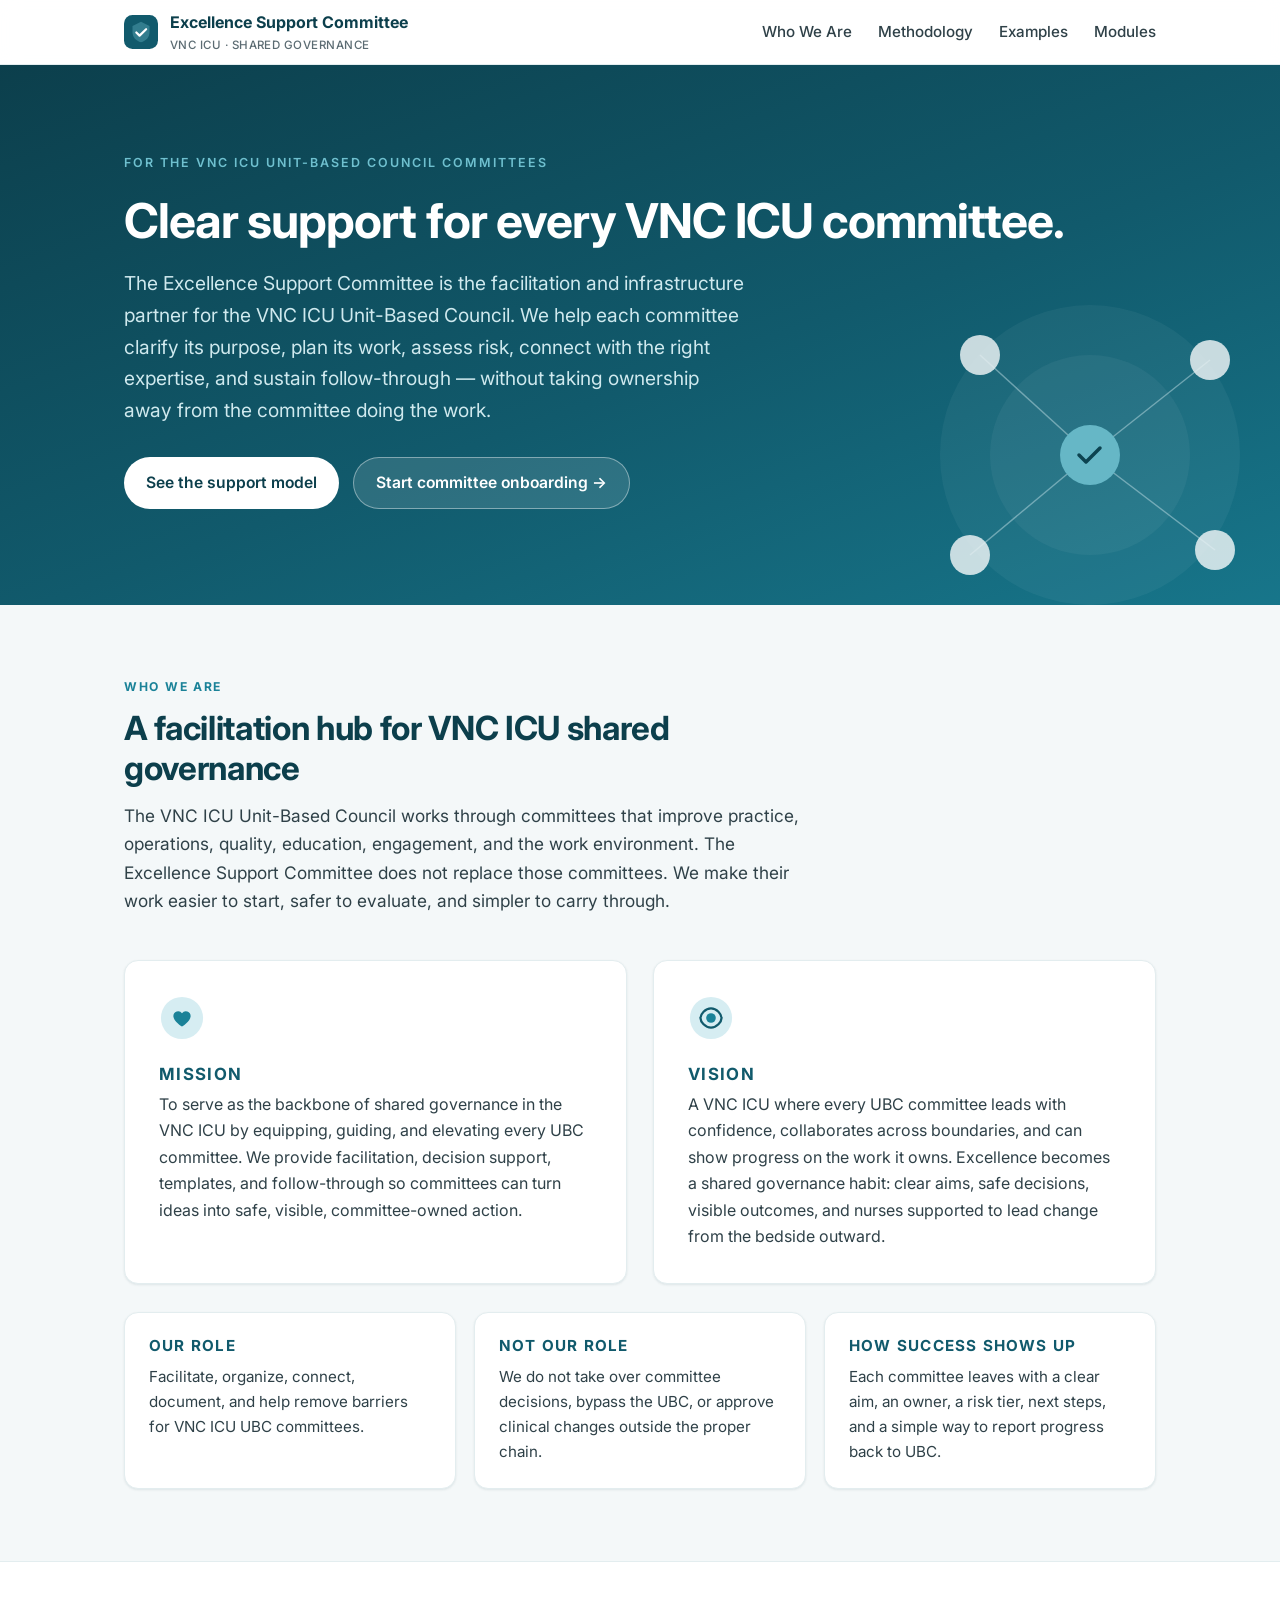
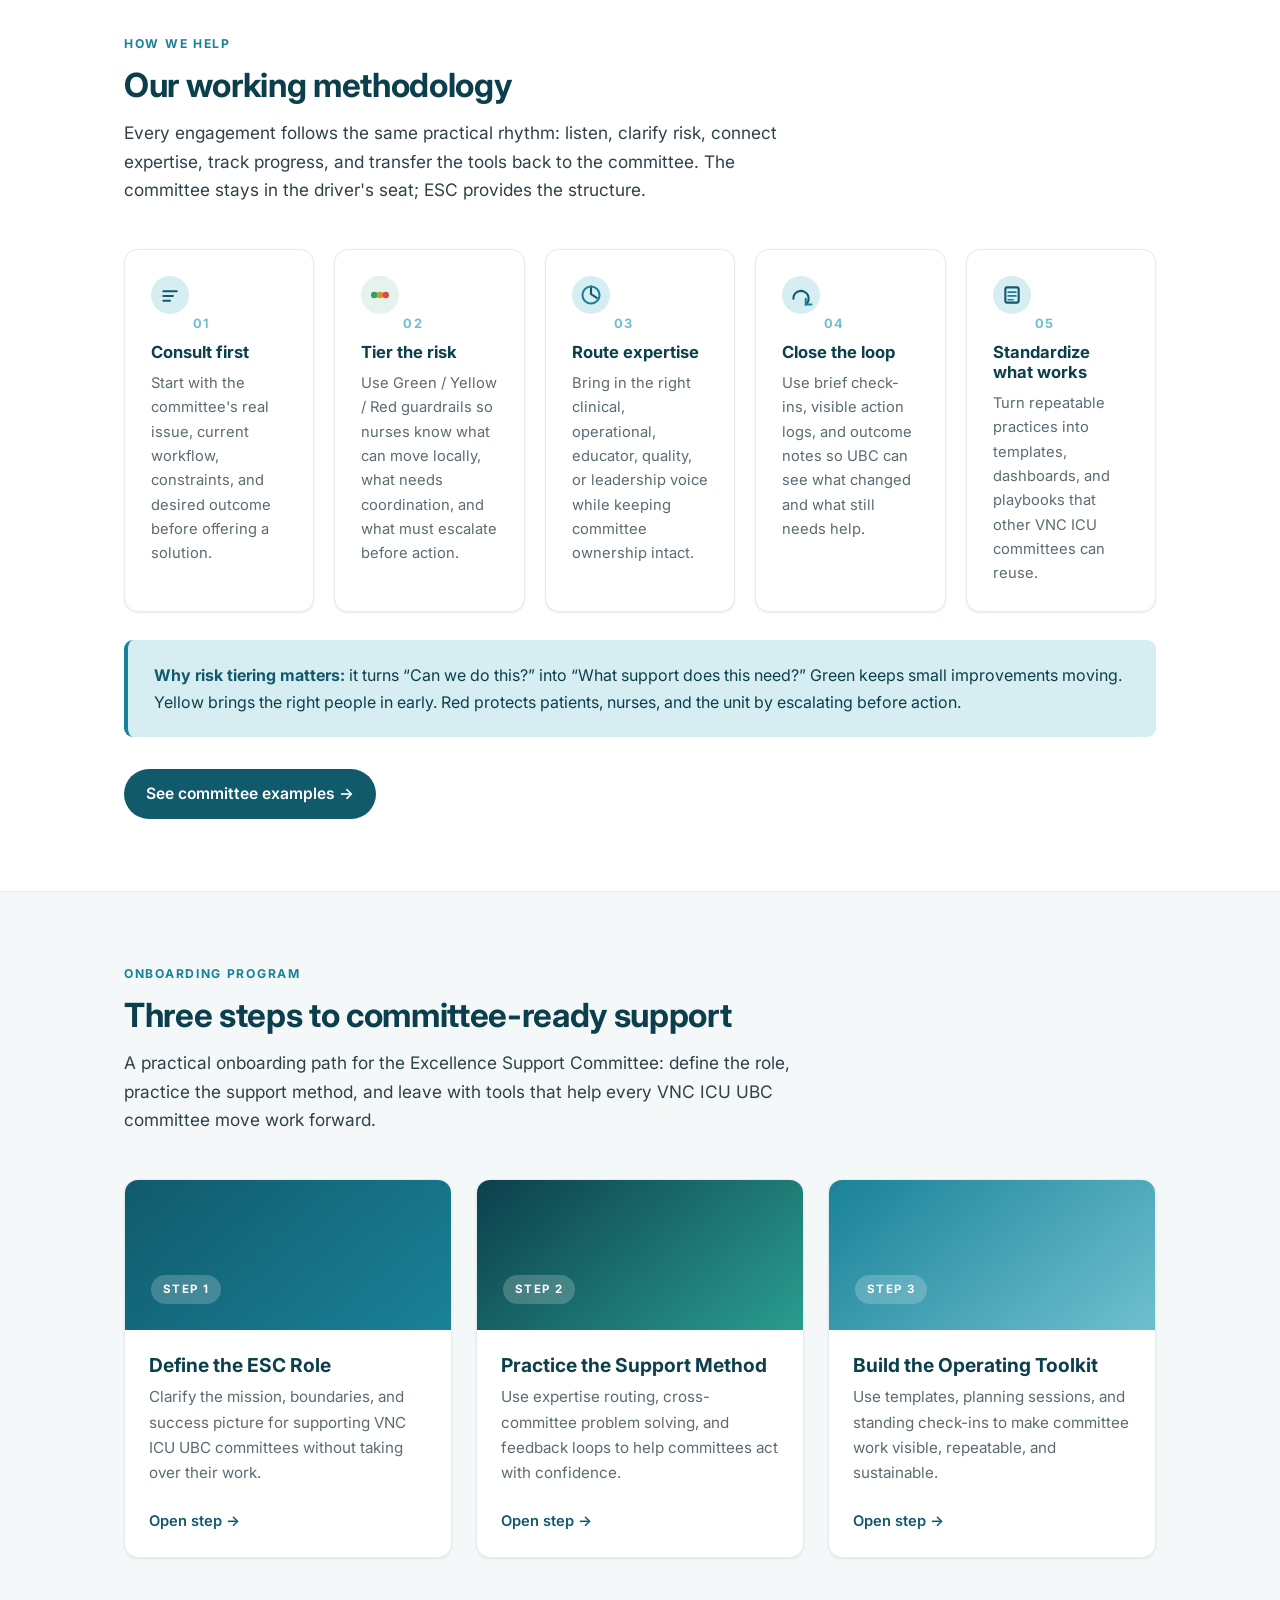
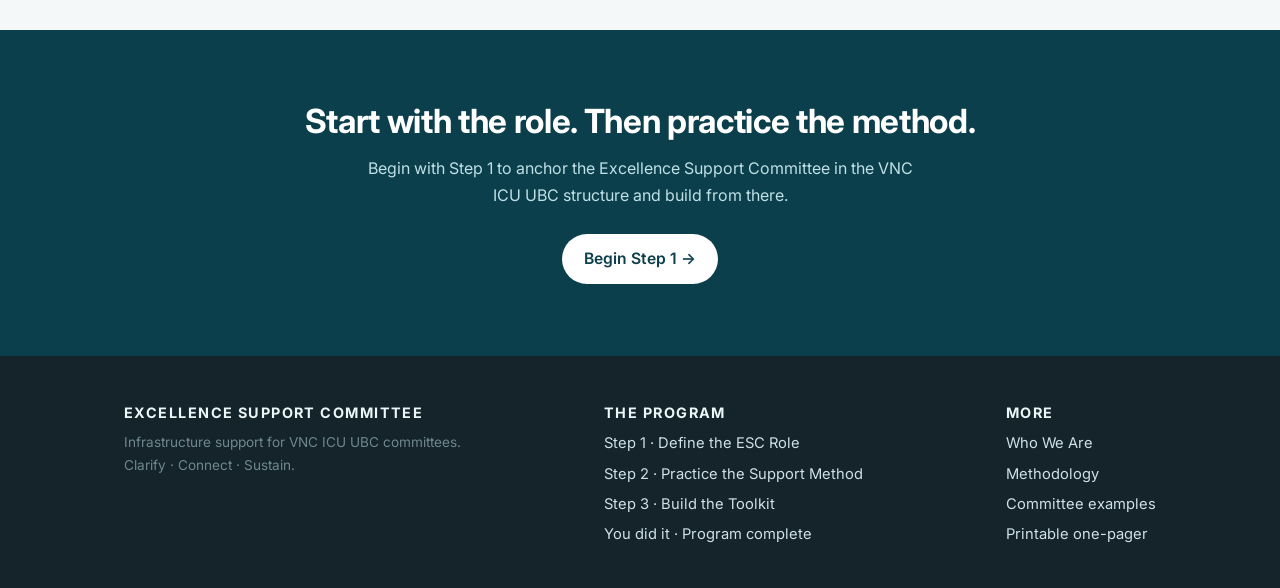
<file: index.html>
<!DOCTYPE html>
<html lang="en">
<head>
  <meta charset="UTF-8" />
  <meta name="viewport" content="width=device-width, initial-scale=1.0" />
  <title>Excellence Support Committee · VNC ICU</title>
  <meta name="description" content="The Excellence Support Committee supports VNC ICU Unit-Based Council committees with facilitation, risk guardrails, templates, and follow-through so shared governance work becomes clearer, safer, and easier to sustain." />
  <link rel="icon" href="favicon.svg" type="image/svg+xml" />
  <link rel="preconnect" href="https://fonts.googleapis.com" />
  <link rel="preconnect" href="https://fonts.gstatic.com" crossorigin />
  <link href="https://fonts.googleapis.com/css2?family=Inter:wght@400;500;600;700&display=swap" rel="stylesheet" />
  <link rel="stylesheet" href="assets/styles.css" />
</head>
<body>

  <!-- NAV -->
  <header class="nav">
    <div class="wrap nav-inner">
      <a href="index.html" class="brand">
        <svg class="mark" viewBox="0 0 40 40" fill="none" xmlns="http://www.w3.org/2000/svg" aria-hidden="true">
          <rect width="40" height="40" rx="10" fill="#115a6c"/>
          <path d="M20 8l10 5v7c0 6.2-4.2 10.6-10 12-5.8-1.4-10-5.8-10-12v-7l10-5z" fill="#6fc0cf" opacity=".35"/>
          <path d="M14.5 20.5l3.8 3.8L26 16.8" stroke="#fff" stroke-width="2.6" stroke-linecap="round" stroke-linejoin="round"/>
        </svg>
        <span>Excellence Support Committee<small>VNC ICU · Shared Governance</small></span>
      </a>
      <nav class="nav-links">
        <a href="#mission">Who We Are</a>
        <a href="#approach">Methodology</a>
        <a href="examples.html">Examples</a>
        <a href="module-1.html">Modules</a>
      </nav>
    </div>
  </header>

  <!-- HERO -->
  <section class="hero">
    <div class="wrap">
      <p class="eyebrow">For the VNC ICU Unit-Based Council committees</p>
      <h1>Clear support for every VNC ICU committee.</h1>
      <p class="lede">The Excellence Support Committee is the facilitation and infrastructure partner for the VNC ICU Unit-Based Council. We help each committee clarify its purpose, plan its work, assess risk, connect with the right expertise, and sustain follow-through — without taking ownership away from the committee doing the work.</p>
      <div class="btn-row">
        <a href="#approach" class="btn btn-primary">See the support model</a>
        <a href="module-1.html" class="btn btn-ghost">Start committee onboarding →</a>
      </div>
    </div>
    <svg class="hero-art" viewBox="0 0 460 380" fill="none" xmlns="http://www.w3.org/2000/svg" aria-hidden="true">
      <circle cx="230" cy="190" r="150" fill="#ffffff" opacity="0.05"/>
      <circle cx="230" cy="190" r="100" fill="#ffffff" opacity="0.05"/>
      <g stroke="#cfe9ee" stroke-width="1.4" opacity="0.5">
        <line x1="230" y1="190" x2="120" y2="90"/>
        <line x1="230" y1="190" x2="350" y2="95"/>
        <line x1="230" y1="190" x2="110" y2="290"/>
        <line x1="230" y1="190" x2="355" y2="285"/>
      </g>
      <g>
        <circle cx="230" cy="190" r="30" fill="#6fc0cf"/>
        <path d="M219 190l7 7 14-14" stroke="#0c3f4c" stroke-width="3.5" stroke-linecap="round" stroke-linejoin="round"/>
        <circle cx="120" cy="90" r="20" fill="#ffffff" opacity=".85"/>
        <circle cx="350" cy="95" r="20" fill="#ffffff" opacity=".85"/>
        <circle cx="110" cy="290" r="20" fill="#ffffff" opacity=".85"/>
        <circle cx="355" cy="285" r="20" fill="#ffffff" opacity=".85"/>
      </g>
    </svg>
  </section>

  <!-- MISSION / VISION -->
  <section id="mission">
    <div class="wrap">
      <p class="section-tag">Who we are</p>
      <div class="section-intro">
        <h2>A facilitation hub for VNC ICU shared governance</h2>
        <p>The VNC ICU Unit-Based Council works through committees that improve practice, operations, quality, education, engagement, and the work environment. The Excellence Support Committee does not replace those committees. We make their work easier to start, safer to evaluate, and simpler to carry through.</p>
      </div>
      <div class="duo">
        <div class="pillar">
          <svg class="ic" viewBox="0 0 48 48" fill="none" xmlns="http://www.w3.org/2000/svg" aria-hidden="true">
            <circle cx="24" cy="24" r="22" fill="#d6edf2"/>
            <path d="M24 33s-9-5.2-9-11a5 5 0 019-3 5 5 0 019 3c0 5.8-9 11-9 11z" fill="#1a8298"/>
          </svg>
          <h3>Mission</h3>
          <p>To serve as the backbone of shared governance in the VNC ICU by equipping, guiding, and elevating every UBC committee. We provide facilitation, decision support, templates, and follow-through so committees can turn ideas into safe, visible, committee-owned action.</p>
        </div>
        <div class="pillar">
          <svg class="ic" viewBox="0 0 48 48" fill="none" xmlns="http://www.w3.org/2000/svg" aria-hidden="true">
            <circle cx="24" cy="24" r="22" fill="#d6edf2"/>
            <path d="M24 14c-6 0-11 6-11 10s5 10 11 10 11-6 11-10-5-10-11-10z" fill="none" stroke="#115a6c" stroke-width="2.4"/>
            <circle cx="24" cy="24" r="5" fill="#1a8298"/>
          </svg>
          <h3>Vision</h3>
          <p>A VNC ICU where every UBC committee leads with confidence, collaborates across boundaries, and can show progress on the work it owns. Excellence becomes a shared governance habit: clear aims, safe decisions, visible outcomes, and nurses supported to lead change from the bedside outward.</p>
        </div>
      </div>
      <div class="role-strip" aria-label="Excellence Support Committee role clarity">
        <div class="role-card">
          <h3>Our role</h3>
          <p>Facilitate, organize, connect, document, and help remove barriers for VNC ICU UBC committees.</p>
        </div>
        <div class="role-card">
          <h3>Not our role</h3>
          <p>We do not take over committee decisions, bypass the UBC, or approve clinical changes outside the proper chain.</p>
        </div>
        <div class="role-card">
          <h3>How success shows up</h3>
          <p>Each committee leaves with a clear aim, an owner, a risk tier, next steps, and a simple way to report progress back to UBC.</p>
        </div>
      </div>
    </div>
  </section>

  <!-- APPROACH / METHODOLOGY -->
  <section id="approach" class="alt">
    <div class="wrap">
      <p class="section-tag">How we help</p>
      <div class="section-intro">
        <h2>Our working methodology</h2>
        <p>Every engagement follows the same practical rhythm: listen, clarify risk, connect expertise, track progress, and transfer the tools back to the committee. The committee stays in the driver's seat; ESC provides the structure.</p>
      </div>
      <div class="grid-5">
        <div class="method">
          <svg class="ic" viewBox="0 0 40 40" fill="none" aria-hidden="true"><circle cx="20" cy="20" r="20" fill="#d6edf2"/><path d="M13 16h14M13 21h10M13 26h7" stroke="#115a6c" stroke-width="2.2" stroke-linecap="round"/></svg>
          <span class="num">01</span>
          <h3>Consult first</h3>
          <p>Start with the committee's real issue, current workflow, constraints, and desired outcome before offering a solution.</p>
        </div>
        <div class="method">
          <svg class="ic" viewBox="0 0 40 40" fill="none" aria-hidden="true"><circle cx="20" cy="20" r="20" fill="#e4f4ec"/><circle cx="14" cy="20" r="3.5" fill="#2e9e6b"/><circle cx="20" cy="20" r="3.5" fill="#d99320"/><circle cx="26" cy="20" r="3.5" fill="#cf5145"/></svg>
          <span class="num">02</span>
          <h3>Tier the risk</h3>
          <p>Use Green / Yellow / Red guardrails so nurses know what can move locally, what needs coordination, and what must escalate before action.</p>
        </div>
        <div class="method">
          <svg class="ic" viewBox="0 0 40 40" fill="none" aria-hidden="true"><circle cx="20" cy="20" r="20" fill="#d6edf2"/><path d="M20 11v8l6 4" stroke="#115a6c" stroke-width="2.2" stroke-linecap="round"/><circle cx="20" cy="20" r="9" fill="none" stroke="#1a8298" stroke-width="2.2"/></svg>
          <span class="num">03</span>
          <h3>Route expertise</h3>
          <p>Bring in the right clinical, operational, educator, quality, or leadership voice while keeping committee ownership intact.</p>
        </div>
        <div class="method">
          <svg class="ic" viewBox="0 0 40 40" fill="none" aria-hidden="true"><circle cx="20" cy="20" r="20" fill="#d6edf2"/><path d="M12 24a8 8 0 1113 6" stroke="#115a6c" stroke-width="2.2" stroke-linecap="round" fill="none"/><path d="M25 24v6h6" stroke="#1a8298" stroke-width="2.2" stroke-linecap="round" stroke-linejoin="round" fill="none"/></svg>
          <span class="num">04</span>
          <h3>Close the loop</h3>
          <p>Use brief check-ins, visible action logs, and outcome notes so UBC can see what changed and what still needs help.</p>
        </div>
        <div class="method">
          <svg class="ic" viewBox="0 0 40 40" fill="none" aria-hidden="true"><circle cx="20" cy="20" r="20" fill="#d6edf2"/><rect x="13" y="12" width="14" height="16" rx="2" fill="none" stroke="#115a6c" stroke-width="2.2"/><path d="M16 17h8M16 21h8M16 25h5" stroke="#1a8298" stroke-width="1.8" stroke-linecap="round"/></svg>
          <span class="num">05</span>
          <h3>Standardize what works</h3>
          <p>Turn repeatable practices into templates, dashboards, and playbooks that other VNC ICU committees can reuse.</p>
        </div>
      </div>
      <div class="callout" style="margin-top:28px;">
        <p><strong>Why risk tiering matters:</strong> it turns “Can we do this?” into “What support does this need?” Green keeps small improvements moving. Yellow brings the right people in early. Red protects patients, nurses, and the unit by escalating before action.</p>
      </div>
      <a href="examples.html" class="btn btn-teal" style="margin-top:8px;">See committee examples →</a>
    </div>
  </section>

  <!-- PROGRAM / MODULES -->
  <section id="program">
    <div class="wrap">
      <p class="section-tag">Onboarding program</p>
      <div class="section-intro">
        <h2>Three steps to committee-ready support</h2>
        <p>A practical onboarding path for the Excellence Support Committee: define the role, practice the support method, and leave with tools that help every VNC ICU UBC committee move work forward.</p>
      </div>
      <div class="modules">
        <a class="mod-card" href="module-1.html">
          <div class="cap c1"><span class="badge">Step 1</span></div>
          <div class="body">
            <h3>Define the ESC Role</h3>
            <p>Clarify the mission, boundaries, and success picture for supporting VNC ICU UBC committees without taking over their work.</p>
            <span class="more">Open step →</span>
          </div>
        </a>
        <a class="mod-card" href="module-2.html">
          <div class="cap c2"><span class="badge">Step 2</span></div>
          <div class="body">
            <h3>Practice the Support Method</h3>
            <p>Use expertise routing, cross-committee problem solving, and feedback loops to help committees act with confidence.</p>
            <span class="more">Open step →</span>
          </div>
        </a>
        <a class="mod-card" href="module-3.html">
          <div class="cap c3"><span class="badge">Step 3</span></div>
          <div class="body">
            <h3>Build the Operating Toolkit</h3>
            <p>Use templates, planning sessions, and standing check-ins to make committee work visible, repeatable, and sustainable.</p>
            <span class="more">Open step →</span>
          </div>
        </a>
      </div>
    </div>
  </section>

  <!-- CTA -->
  <section class="cta-band">
    <div class="wrap">
      <h2>Start with the role. Then practice the method.</h2>
      <p>Begin with Step 1 to anchor the Excellence Support Committee in the VNC ICU UBC structure and build from there.</p>
      <a href="module-1.html" class="btn btn-primary">Begin Step 1 →</a>
    </div>
  </section>

  <!-- FOOTER -->
  <footer class="footer">
    <div class="wrap">
      <div>
        <h4>Excellence Support Committee</h4>
        <p class="muted">Infrastructure support for VNC ICU UBC committees.<br/>Clarify · Connect · Sustain.</p>
      </div>
      <div>
        <h4>The Program</h4>
        <ul>
          <li><a href="module-1.html">Step 1 · Define the ESC Role</a></li>
          <li><a href="module-2.html">Step 2 · Practice the Support Method</a></li>
          <li><a href="module-3.html">Step 3 · Build the Toolkit</a></li>
          <li><a href="complete.html">You did it · Program complete</a></li>
        </ul>
      </div>
      <div>
        <h4>More</h4>
        <ul>
          <li><a href="#mission">Who We Are</a></li>
          <li><a href="#approach">Methodology</a></li>
          <li><a href="examples.html">Committee examples</a></li>
          <li><a href="one-pager.html">Printable one-pager</a></li>
        </ul>
      </div>
    </div>
  </footer>

</body>
</html>
</file>
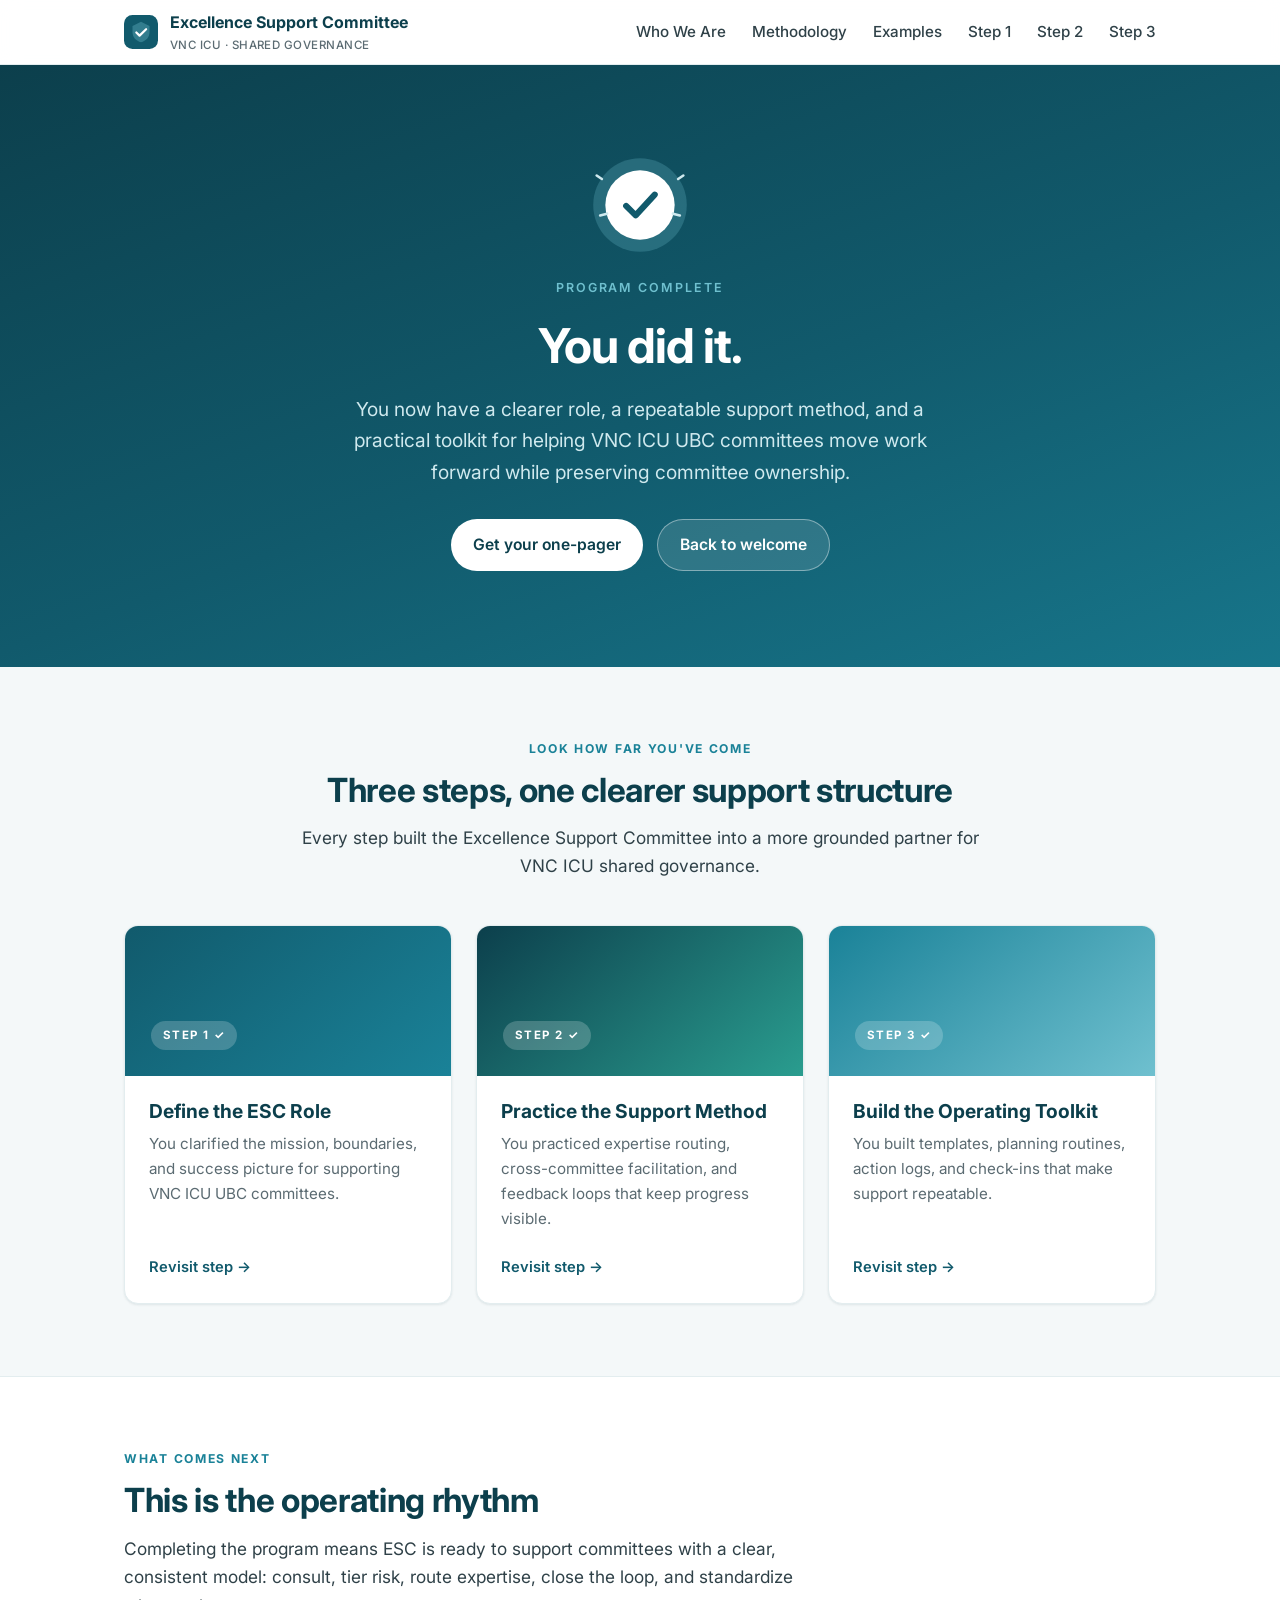
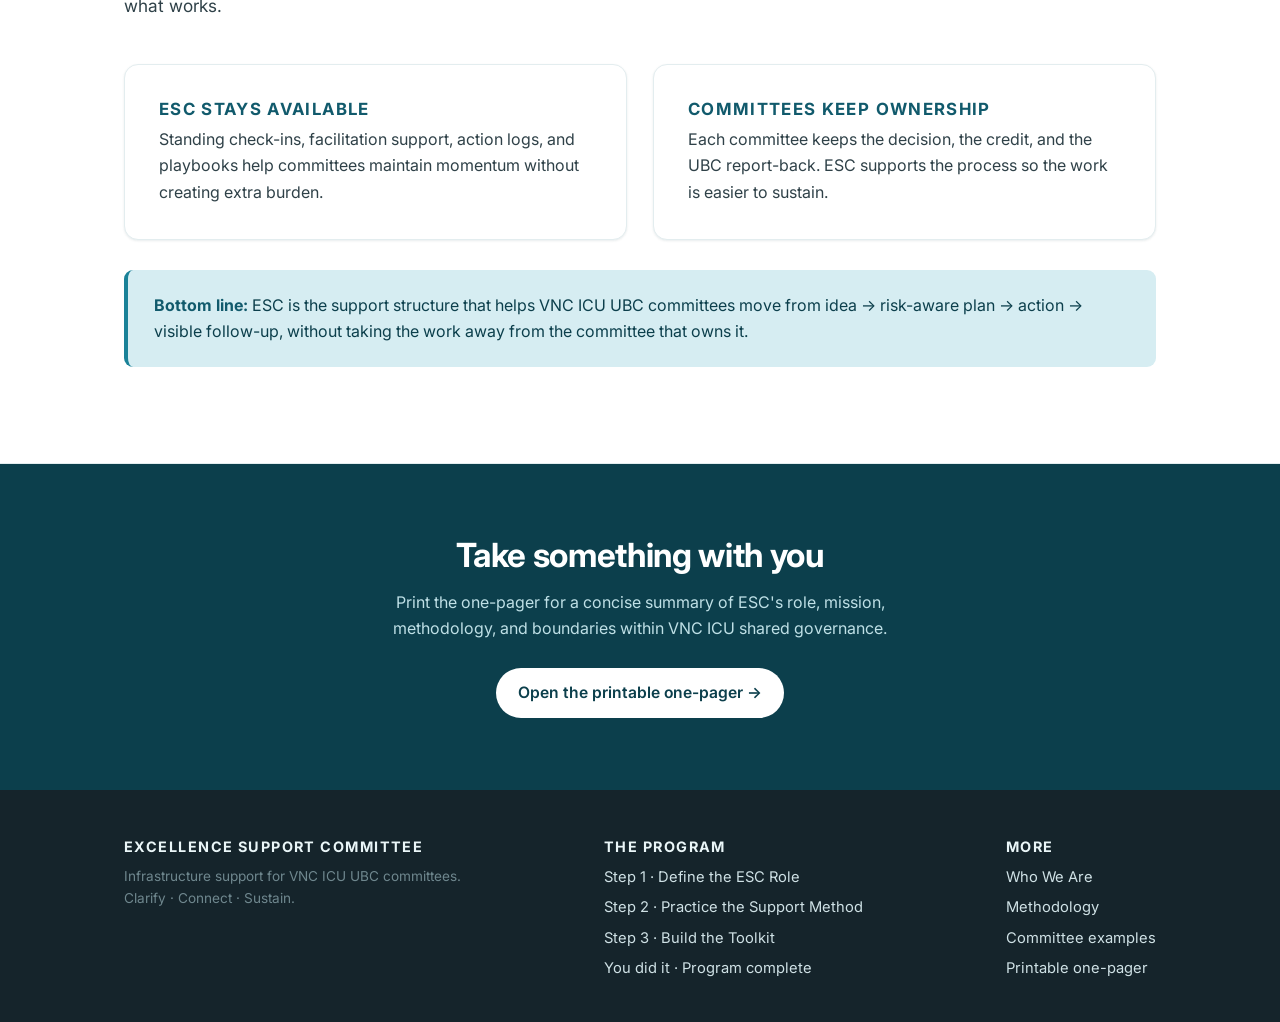
<file: complete.html>
<!DOCTYPE html>
<html lang="en">
<head>
  <meta charset="UTF-8" />
  <meta name="viewport" content="width=device-width, initial-scale=1.0" />
  <title>You did it · Program Complete — Excellence Support Committee</title>
  <meta name="description" content="A heartfelt congratulations on completing the Excellence Support Committee onboarding program." />
  <link rel="icon" href="favicon.svg" type="image/svg+xml" />
  <link rel="preconnect" href="https://fonts.googleapis.com" />
  <link rel="preconnect" href="https://fonts.gstatic.com" crossorigin />
  <link href="https://fonts.googleapis.com/css2?family=Inter:wght@400;500;600;700&display=swap" rel="stylesheet" />
  <link rel="stylesheet" href="assets/styles.css" />
</head>
<body>

  <header class="nav">
    <div class="wrap nav-inner">
      <a href="index.html" class="brand">
        <svg class="mark" viewBox="0 0 40 40" fill="none" xmlns="http://www.w3.org/2000/svg" aria-hidden="true">
          <rect width="40" height="40" rx="10" fill="#115a6c"/>
          <path d="M20 8l10 5v7c0 6.2-4.2 10.6-10 12-5.8-1.4-10-5.8-10-12v-7l10-5z" fill="#6fc0cf" opacity=".35"/>
          <path d="M14.5 20.5l3.8 3.8L26 16.8" stroke="#fff" stroke-width="2.6" stroke-linecap="round" stroke-linejoin="round"/>
        </svg>
        <span>Excellence Support Committee<small>VNC ICU · Shared Governance</small></span>
      </a>
      <nav class="nav-links">
        <a href="index.html#mission">Who We Are</a>
        <a href="index.html#approach">Methodology</a>
        <a href="examples.html">Examples</a>
        <a href="module-1.html">Step 1</a>
        <a href="module-2.html">Step 2</a>
        <a href="module-3.html">Step 3</a>
      </nav>
    </div>
  </header>

  <!-- Celebration hero -->
  <section class="hero" style="text-align:center;">
    <div class="wrap">
      <svg viewBox="0 0 120 120" width="104" height="104" fill="none" xmlns="http://www.w3.org/2000/svg" aria-hidden="true" style="margin-bottom:8px;">
        <circle cx="60" cy="60" r="54" fill="#6fc0cf" opacity=".25"/>
        <circle cx="60" cy="60" r="40" fill="#ffffff"/>
        <path d="M44 61l11 11 22-24" stroke="#115a6c" stroke-width="7" stroke-linecap="round" stroke-linejoin="round"/>
        <g stroke="#cfe9ee" stroke-width="3" stroke-linecap="round">
          <path d="M16 30l-6-4M104 30l6-4M22 70l-8 2M98 70l8 2"/>
        </g>
      </svg>
      <p class="eyebrow" style="margin-top:6px;">Program complete</p>
      <h1>You did it.</h1>
      <p class="lede" style="margin:0 auto;">You now have a clearer role, a repeatable support method, and a practical toolkit for helping VNC ICU UBC committees move work forward while preserving committee ownership.</p>
      <div class="btn-row" style="justify-content:center;">
        <a href="one-pager.html" class="btn btn-primary">Get your one-pager</a>
        <a href="index.html" class="btn btn-ghost">Back to welcome</a>
      </div>
    </div>
  </section>

  <!-- Recap -->
  <section>
    <div class="wrap">
      <p class="section-tag" style="text-align:center;">Look how far you've come</p>
      <div class="section-intro" style="text-align:center; margin-left:auto; margin-right:auto;">
        <h2>Three steps, one clearer support structure</h2>
        <p>Every step built the Excellence Support Committee into a more grounded partner for VNC ICU shared governance.</p>
      </div>
      <div class="modules">
        <div class="mod-card" style="cursor:default;">
          <div class="cap c1"><span class="badge">Step 1 ✓</span></div>
          <div class="body">
            <h3>Define the ESC Role</h3>
            <p>You clarified the mission, boundaries, and success picture for supporting VNC ICU UBC committees.</p>
            <a class="more" href="module-1.html">Revisit step →</a>
          </div>
        </div>
        <div class="mod-card" style="cursor:default;">
          <div class="cap c2"><span class="badge">Step 2 ✓</span></div>
          <div class="body">
            <h3>Practice the Support Method</h3>
            <p>You practiced expertise routing, cross-committee facilitation, and feedback loops that keep progress visible.</p>
            <a class="more" href="module-2.html">Revisit step →</a>
          </div>
        </div>
        <div class="mod-card" style="cursor:default;">
          <div class="cap c3"><span class="badge">Step 3 ✓</span></div>
          <div class="body">
            <h3>Build the Operating Toolkit</h3>
            <p>You built templates, planning routines, action logs, and check-ins that make support repeatable.</p>
            <a class="more" href="module-3.html">Revisit step →</a>
          </div>
        </div>
      </div>
    </div>
  </section>

  <!-- What's next -->
  <section class="alt">
    <div class="wrap">
      <p class="section-tag">What comes next</p>
      <div class="section-intro">
        <h2>This is the operating rhythm</h2>
        <p>Completing the program means ESC is ready to support committees with a clear, consistent model: consult, tier risk, route expertise, close the loop, and standardize what works.</p>
      </div>
      <div class="duo">
        <div class="pillar">
          <h3>ESC stays available</h3>
          <p>Standing check-ins, facilitation support, action logs, and playbooks help committees maintain momentum without creating extra burden.</p>
        </div>
        <div class="pillar">
          <h3>Committees keep ownership</h3>
          <p>Each committee keeps the decision, the credit, and the UBC report-back. ESC supports the process so the work is easier to sustain.</p>
        </div>
      </div>
      <div class="callout" style="margin-top:30px;">
        <p><strong>Bottom line:</strong> ESC is the support structure that helps VNC ICU UBC committees move from idea → risk-aware plan → action → visible follow-up, without taking the work away from the committee that owns it.</p>
      </div>
    </div>
  </section>

  <section class="cta-band">
    <div class="wrap">
      <h2>Take something with you</h2>
      <p>Print the one-pager for a concise summary of ESC's role, mission, methodology, and boundaries within VNC ICU shared governance.</p>
      <a href="one-pager.html" class="btn btn-primary">Open the printable one-pager →</a>
    </div>
  </section>

  <footer class="footer">
    <div class="wrap">
      <div>
        <h4>Excellence Support Committee</h4>
        <p class="muted">Infrastructure support for VNC ICU UBC committees.<br/>Clarify · Connect · Sustain.</p>
      </div>
      <div>
        <h4>The Program</h4>
        <ul>
          <li><a href="module-1.html">Step 1 · Define the ESC Role</a></li>
          <li><a href="module-2.html">Step 2 · Practice the Support Method</a></li>
          <li><a href="module-3.html">Step 3 · Build the Toolkit</a></li>
          <li><a href="complete.html">You did it · Program complete</a></li>
        </ul>
      </div>
      <div>
        <h4>More</h4>
        <ul>
          <li><a href="index.html#mission">Who We Are</a></li>
          <li><a href="index.html#approach">Methodology</a></li>
          <li><a href="examples.html">Committee examples</a></li>
          <li><a href="one-pager.html">Printable one-pager</a></li>
        </ul>
      </div>
    </div>
  </footer>

</body>
</html>
</file>
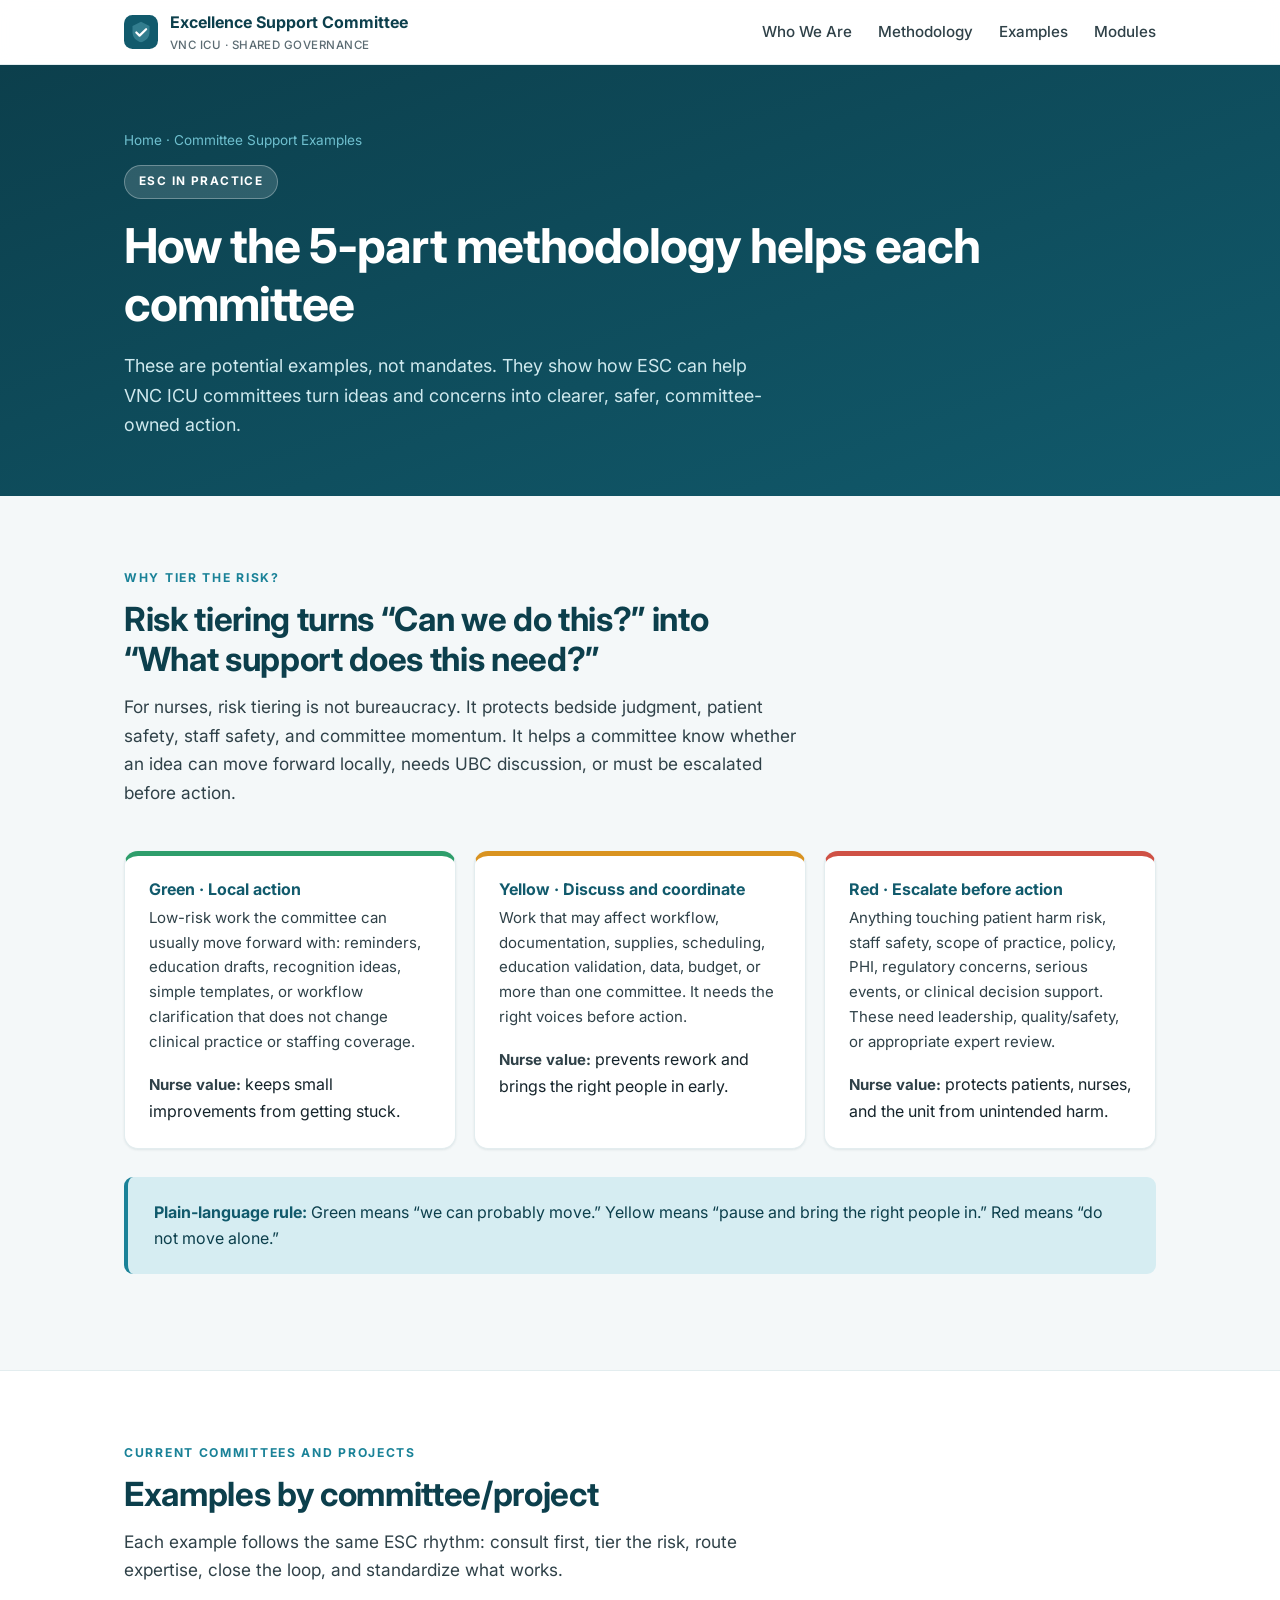
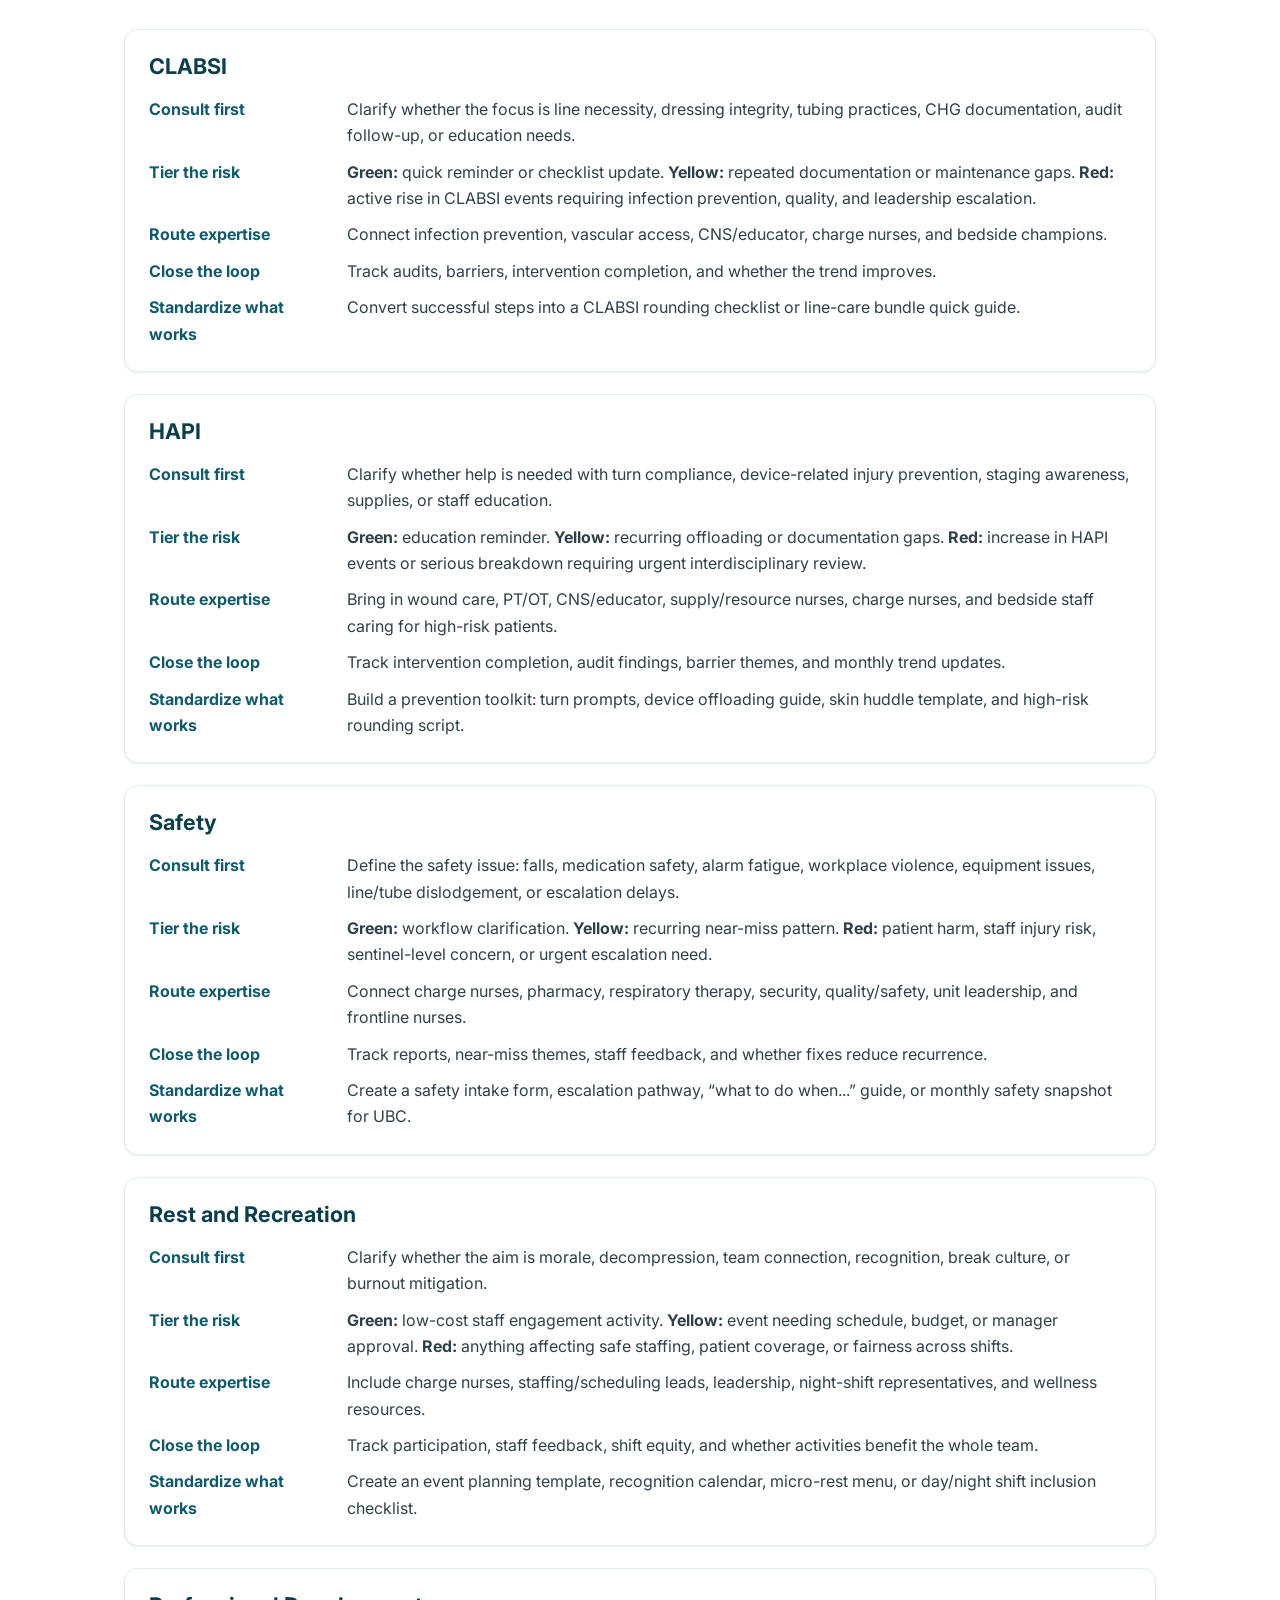
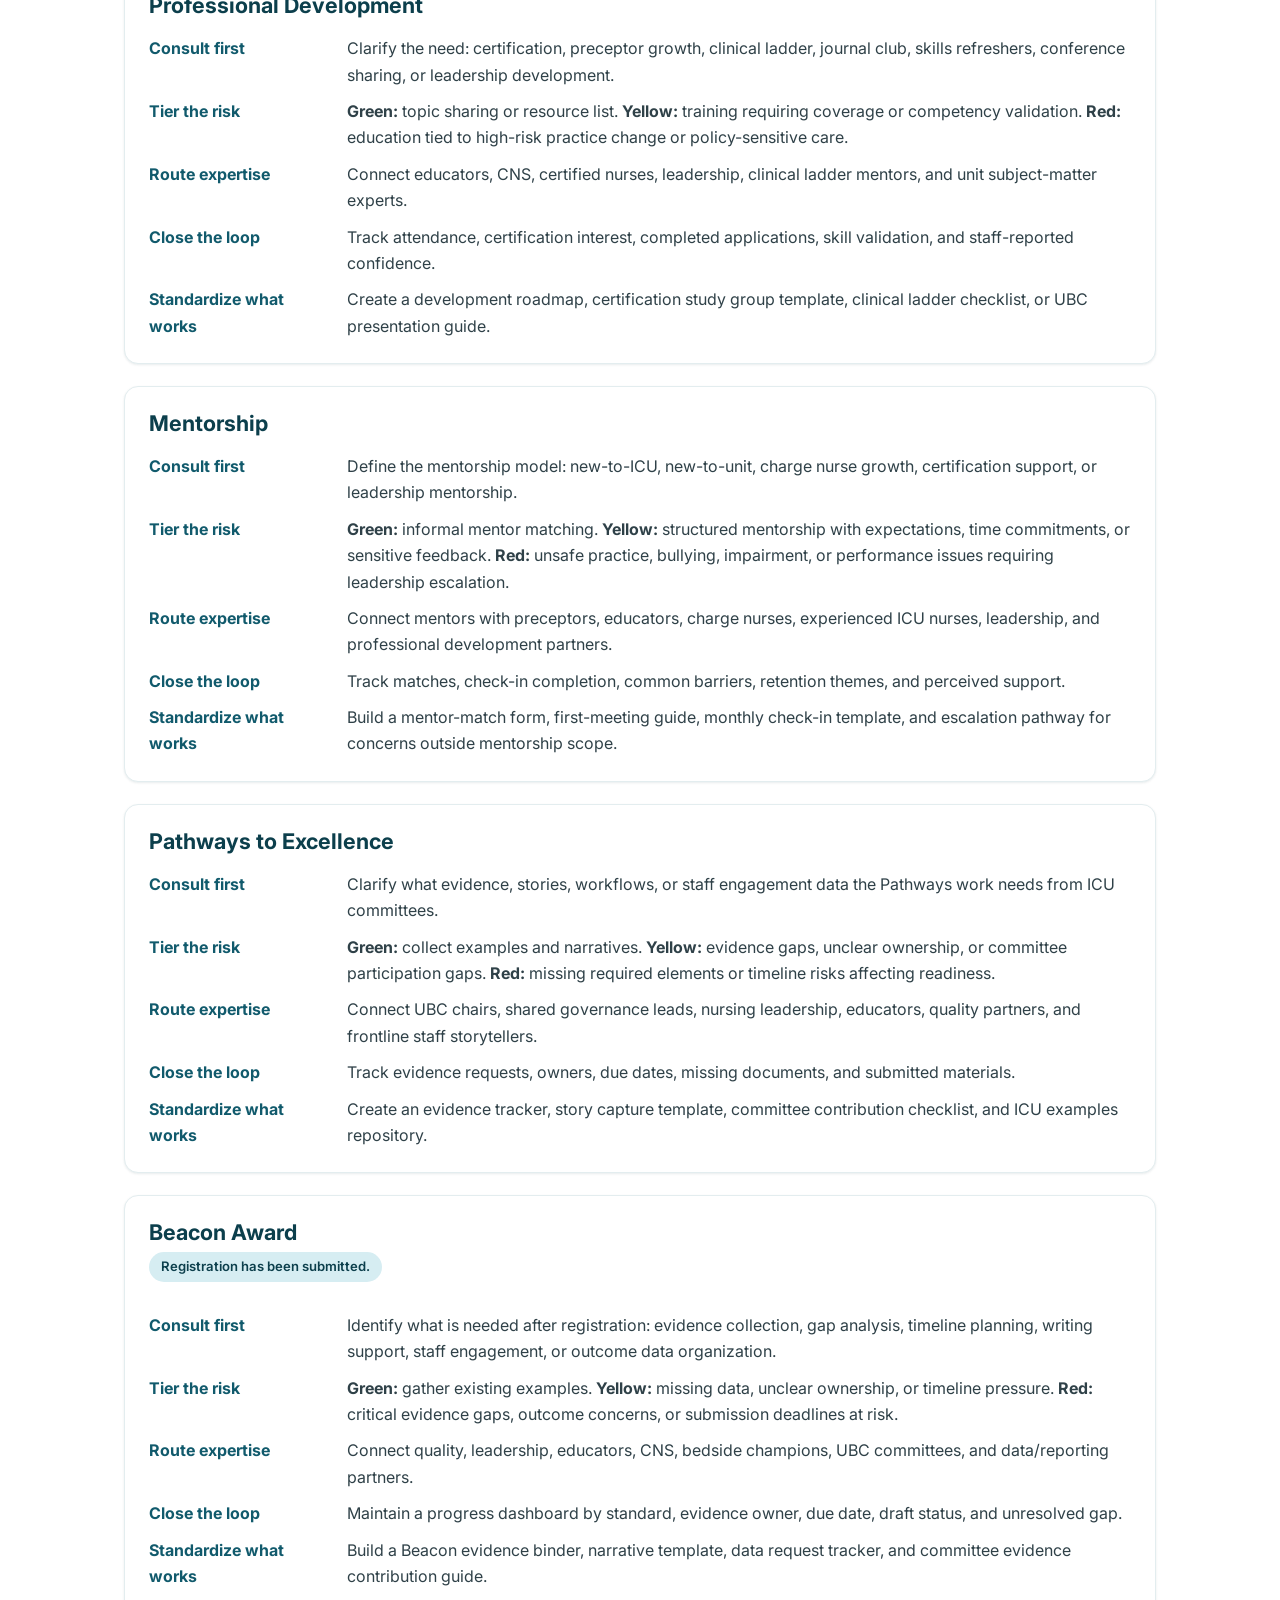
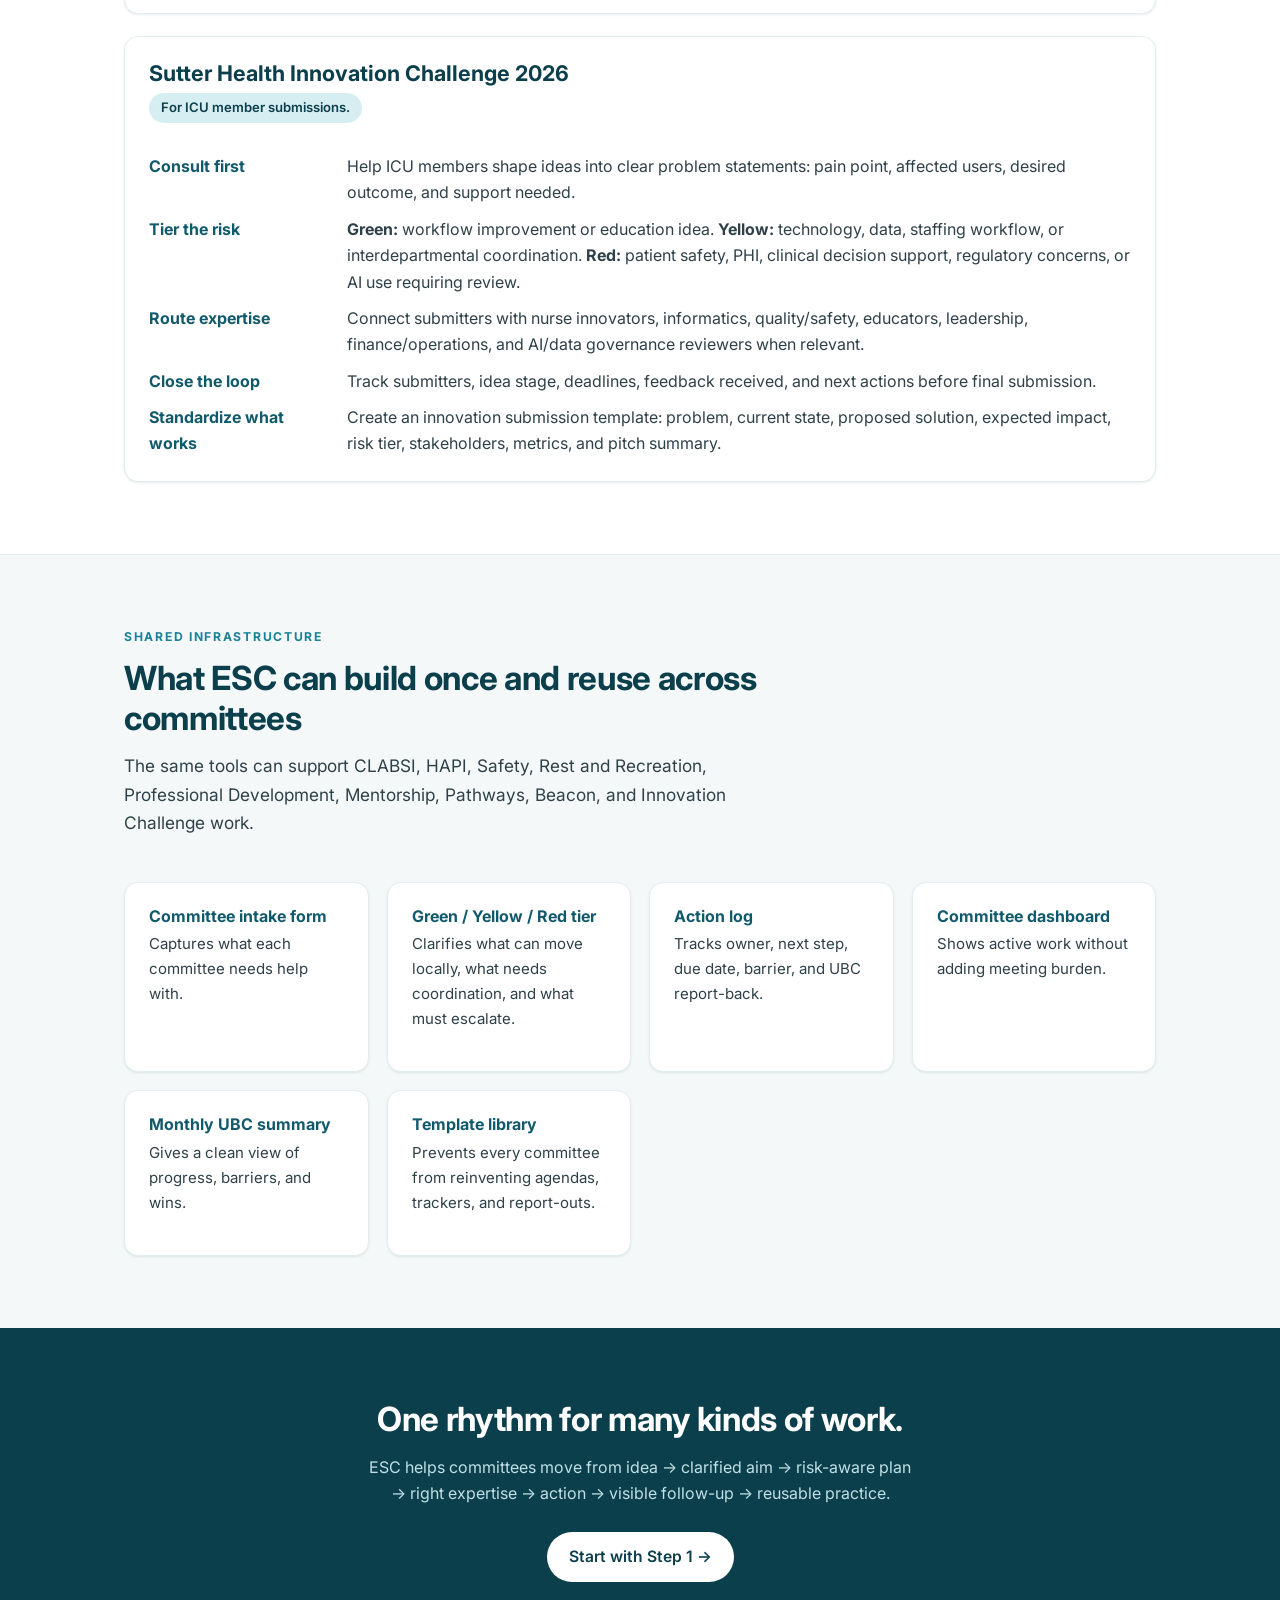
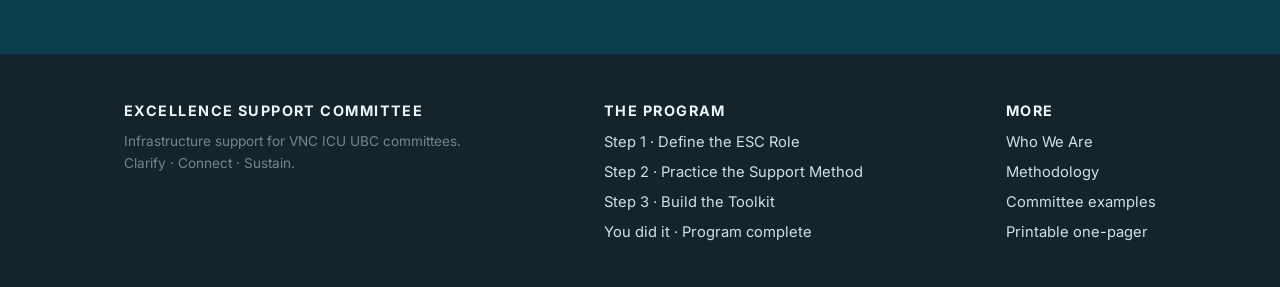
<file: examples.html>
<!DOCTYPE html>
<html lang="en">
<head>
  <meta charset="UTF-8" />
  <meta name="viewport" content="width=device-width, initial-scale=1.0" />
  <title>Committee Support Examples · Excellence Support Committee</title>
  <meta name="description" content="Examples of how the Excellence Support Committee's five-part methodology can support VNC ICU committees and projects." />
  <link rel="icon" href="favicon.svg" type="image/svg+xml" />
  <link rel="preconnect" href="https://fonts.googleapis.com" />
  <link rel="preconnect" href="https://fonts.gstatic.com" crossorigin />
  <link href="https://fonts.googleapis.com/css2?family=Inter:wght@400;500;600;700&display=swap" rel="stylesheet" />
  <link rel="stylesheet" href="assets/styles.css" />
</head>
<body>

  <header class="nav">
    <div class="wrap nav-inner">
      <a href="index.html" class="brand">
        <svg class="mark" viewBox="0 0 40 40" fill="none" xmlns="http://www.w3.org/2000/svg" aria-hidden="true">
          <rect width="40" height="40" rx="10" fill="#115a6c"/>
          <path d="M20 8l10 5v7c0 6.2-4.2 10.6-10 12-5.8-1.4-10-5.8-10-12v-7l10-5z" fill="#6fc0cf" opacity=".35"/>
          <path d="M14.5 20.5l3.8 3.8L26 16.8" stroke="#fff" stroke-width="2.6" stroke-linecap="round" stroke-linejoin="round"/>
        </svg>
        <span>Excellence Support Committee<small>VNC ICU · Shared Governance</small></span>
      </a>
      <nav class="nav-links">
        <a href="index.html#mission">Who We Are</a>
        <a href="index.html#approach">Methodology</a>
        <a href="examples.html">Examples</a>
        <a href="module-1.html">Modules</a>
      </nav>
    </div>
  </header>

  <div class="page-head">
    <div class="wrap">
      <p class="crumb"><a href="index.html">Home</a> · Committee Support Examples</p>
      <span class="module-badge">ESC in practice</span>
      <h1>How the 5-part methodology helps each committee</h1>
      <p class="lede">These are potential examples, not mandates. They show how ESC can help VNC ICU committees turn ideas and concerns into clearer, safer, committee-owned action.</p>
    </div>
  </div>

  <section>
    <div class="wrap">
      <p class="section-tag">Why tier the risk?</p>
      <div class="section-intro">
        <h2>Risk tiering turns “Can we do this?” into “What support does this need?”</h2>
        <p>For nurses, risk tiering is not bureaucracy. It protects bedside judgment, patient safety, staff safety, and committee momentum. It helps a committee know whether an idea can move forward locally, needs UBC discussion, or must be escalated before action.</p>
      </div>
      <div class="tier-grid">
        <div class="tier-card green-tier">
          <h3>Green · Local action</h3>
          <p>Low-risk work the committee can usually move forward with: reminders, education drafts, recognition ideas, simple templates, or workflow clarification that does not change clinical practice or staffing coverage.</p>
          <strong>Nurse value:</strong> keeps small improvements from getting stuck.
        </div>
        <div class="tier-card amber-tier">
          <h3>Yellow · Discuss and coordinate</h3>
          <p>Work that may affect workflow, documentation, supplies, scheduling, education validation, data, budget, or more than one committee. It needs the right voices before action.</p>
          <strong>Nurse value:</strong> prevents rework and brings the right people in early.
        </div>
        <div class="tier-card red-tier">
          <h3>Red · Escalate before action</h3>
          <p>Anything touching patient harm risk, staff safety, scope of practice, policy, PHI, regulatory concerns, serious events, or clinical decision support. These need leadership, quality/safety, or appropriate expert review.</p>
          <strong>Nurse value:</strong> protects patients, nurses, and the unit from unintended harm.
        </div>
      </div>
      <div class="callout" style="margin-top:28px;">
        <p><strong>Plain-language rule:</strong> Green means “we can probably move.” Yellow means “pause and bring the right people in.” Red means “do not move alone.”</p>
      </div>
    </div>
  </section>

  <section class="alt">
    <div class="wrap">
      <p class="section-tag">Current committees and projects</p>
      <div class="section-intro">
        <h2>Examples by committee/project</h2>
        <p>Each example follows the same ESC rhythm: consult first, tier the risk, route expertise, close the loop, and standardize what works.</p>
      </div>

      <div class="example-list">
        <article class="example-card">
          <h3>CLABSI</h3>
          <dl>
            <dt>Consult first</dt><dd>Clarify whether the focus is line necessity, dressing integrity, tubing practices, CHG documentation, audit follow-up, or education needs.</dd>
            <dt>Tier the risk</dt><dd><strong>Green:</strong> quick reminder or checklist update. <strong>Yellow:</strong> repeated documentation or maintenance gaps. <strong>Red:</strong> active rise in CLABSI events requiring infection prevention, quality, and leadership escalation.</dd>
            <dt>Route expertise</dt><dd>Connect infection prevention, vascular access, CNS/educator, charge nurses, and bedside champions.</dd>
            <dt>Close the loop</dt><dd>Track audits, barriers, intervention completion, and whether the trend improves.</dd>
            <dt>Standardize what works</dt><dd>Convert successful steps into a CLABSI rounding checklist or line-care bundle quick guide.</dd>
          </dl>
        </article>

        <article class="example-card">
          <h3>HAPI</h3>
          <dl>
            <dt>Consult first</dt><dd>Clarify whether help is needed with turn compliance, device-related injury prevention, staging awareness, supplies, or staff education.</dd>
            <dt>Tier the risk</dt><dd><strong>Green:</strong> education reminder. <strong>Yellow:</strong> recurring offloading or documentation gaps. <strong>Red:</strong> increase in HAPI events or serious breakdown requiring urgent interdisciplinary review.</dd>
            <dt>Route expertise</dt><dd>Bring in wound care, PT/OT, CNS/educator, supply/resource nurses, charge nurses, and bedside staff caring for high-risk patients.</dd>
            <dt>Close the loop</dt><dd>Track intervention completion, audit findings, barrier themes, and monthly trend updates.</dd>
            <dt>Standardize what works</dt><dd>Build a prevention toolkit: turn prompts, device offloading guide, skin huddle template, and high-risk rounding script.</dd>
          </dl>
        </article>

        <article class="example-card">
          <h3>Safety</h3>
          <dl>
            <dt>Consult first</dt><dd>Define the safety issue: falls, medication safety, alarm fatigue, workplace violence, equipment issues, line/tube dislodgement, or escalation delays.</dd>
            <dt>Tier the risk</dt><dd><strong>Green:</strong> workflow clarification. <strong>Yellow:</strong> recurring near-miss pattern. <strong>Red:</strong> patient harm, staff injury risk, sentinel-level concern, or urgent escalation need.</dd>
            <dt>Route expertise</dt><dd>Connect charge nurses, pharmacy, respiratory therapy, security, quality/safety, unit leadership, and frontline nurses.</dd>
            <dt>Close the loop</dt><dd>Track reports, near-miss themes, staff feedback, and whether fixes reduce recurrence.</dd>
            <dt>Standardize what works</dt><dd>Create a safety intake form, escalation pathway, “what to do when...” guide, or monthly safety snapshot for UBC.</dd>
          </dl>
        </article>

        <article class="example-card">
          <h3>Rest and Recreation</h3>
          <dl>
            <dt>Consult first</dt><dd>Clarify whether the aim is morale, decompression, team connection, recognition, break culture, or burnout mitigation.</dd>
            <dt>Tier the risk</dt><dd><strong>Green:</strong> low-cost staff engagement activity. <strong>Yellow:</strong> event needing schedule, budget, or manager approval. <strong>Red:</strong> anything affecting safe staffing, patient coverage, or fairness across shifts.</dd>
            <dt>Route expertise</dt><dd>Include charge nurses, staffing/scheduling leads, leadership, night-shift representatives, and wellness resources.</dd>
            <dt>Close the loop</dt><dd>Track participation, staff feedback, shift equity, and whether activities benefit the whole team.</dd>
            <dt>Standardize what works</dt><dd>Create an event planning template, recognition calendar, micro-rest menu, or day/night shift inclusion checklist.</dd>
          </dl>
        </article>

        <article class="example-card">
          <h3>Professional Development</h3>
          <dl>
            <dt>Consult first</dt><dd>Clarify the need: certification, preceptor growth, clinical ladder, journal club, skills refreshers, conference sharing, or leadership development.</dd>
            <dt>Tier the risk</dt><dd><strong>Green:</strong> topic sharing or resource list. <strong>Yellow:</strong> training requiring coverage or competency validation. <strong>Red:</strong> education tied to high-risk practice change or policy-sensitive care.</dd>
            <dt>Route expertise</dt><dd>Connect educators, CNS, certified nurses, leadership, clinical ladder mentors, and unit subject-matter experts.</dd>
            <dt>Close the loop</dt><dd>Track attendance, certification interest, completed applications, skill validation, and staff-reported confidence.</dd>
            <dt>Standardize what works</dt><dd>Create a development roadmap, certification study group template, clinical ladder checklist, or UBC presentation guide.</dd>
          </dl>
        </article>

        <article class="example-card">
          <h3>Mentorship</h3>
          <dl>
            <dt>Consult first</dt><dd>Define the mentorship model: new-to-ICU, new-to-unit, charge nurse growth, certification support, or leadership mentorship.</dd>
            <dt>Tier the risk</dt><dd><strong>Green:</strong> informal mentor matching. <strong>Yellow:</strong> structured mentorship with expectations, time commitments, or sensitive feedback. <strong>Red:</strong> unsafe practice, bullying, impairment, or performance issues requiring leadership escalation.</dd>
            <dt>Route expertise</dt><dd>Connect mentors with preceptors, educators, charge nurses, experienced ICU nurses, leadership, and professional development partners.</dd>
            <dt>Close the loop</dt><dd>Track matches, check-in completion, common barriers, retention themes, and perceived support.</dd>
            <dt>Standardize what works</dt><dd>Build a mentor-match form, first-meeting guide, monthly check-in template, and escalation pathway for concerns outside mentorship scope.</dd>
          </dl>
        </article>

        <article class="example-card">
          <h3>Pathways to Excellence</h3>
          <dl>
            <dt>Consult first</dt><dd>Clarify what evidence, stories, workflows, or staff engagement data the Pathways work needs from ICU committees.</dd>
            <dt>Tier the risk</dt><dd><strong>Green:</strong> collect examples and narratives. <strong>Yellow:</strong> evidence gaps, unclear ownership, or committee participation gaps. <strong>Red:</strong> missing required elements or timeline risks affecting readiness.</dd>
            <dt>Route expertise</dt><dd>Connect UBC chairs, shared governance leads, nursing leadership, educators, quality partners, and frontline staff storytellers.</dd>
            <dt>Close the loop</dt><dd>Track evidence requests, owners, due dates, missing documents, and submitted materials.</dd>
            <dt>Standardize what works</dt><dd>Create an evidence tracker, story capture template, committee contribution checklist, and ICU examples repository.</dd>
          </dl>
        </article>

        <article class="example-card">
          <h3>Beacon Award</h3>
          <p class="note">Registration has been submitted.</p>
          <dl>
            <dt>Consult first</dt><dd>Identify what is needed after registration: evidence collection, gap analysis, timeline planning, writing support, staff engagement, or outcome data organization.</dd>
            <dt>Tier the risk</dt><dd><strong>Green:</strong> gather existing examples. <strong>Yellow:</strong> missing data, unclear ownership, or timeline pressure. <strong>Red:</strong> critical evidence gaps, outcome concerns, or submission deadlines at risk.</dd>
            <dt>Route expertise</dt><dd>Connect quality, leadership, educators, CNS, bedside champions, UBC committees, and data/reporting partners.</dd>
            <dt>Close the loop</dt><dd>Maintain a progress dashboard by standard, evidence owner, due date, draft status, and unresolved gap.</dd>
            <dt>Standardize what works</dt><dd>Build a Beacon evidence binder, narrative template, data request tracker, and committee evidence contribution guide.</dd>
          </dl>
        </article>

        <article class="example-card">
          <h3>Sutter Health Innovation Challenge 2026</h3>
          <p class="note">For ICU member submissions.</p>
          <dl>
            <dt>Consult first</dt><dd>Help ICU members shape ideas into clear problem statements: pain point, affected users, desired outcome, and support needed.</dd>
            <dt>Tier the risk</dt><dd><strong>Green:</strong> workflow improvement or education idea. <strong>Yellow:</strong> technology, data, staffing workflow, or interdepartmental coordination. <strong>Red:</strong> patient safety, PHI, clinical decision support, regulatory concerns, or AI use requiring review.</dd>
            <dt>Route expertise</dt><dd>Connect submitters with nurse innovators, informatics, quality/safety, educators, leadership, finance/operations, and AI/data governance reviewers when relevant.</dd>
            <dt>Close the loop</dt><dd>Track submitters, idea stage, deadlines, feedback received, and next actions before final submission.</dd>
            <dt>Standardize what works</dt><dd>Create an innovation submission template: problem, current state, proposed solution, expected impact, risk tier, stakeholders, metrics, and pitch summary.</dd>
          </dl>
        </article>
      </div>
    </div>
  </section>

  <section>
    <div class="wrap">
      <p class="section-tag">Shared infrastructure</p>
      <div class="section-intro">
        <h2>What ESC can build once and reuse across committees</h2>
        <p>The same tools can support CLABSI, HAPI, Safety, Rest and Recreation, Professional Development, Mentorship, Pathways, Beacon, and Innovation Challenge work.</p>
      </div>
      <div class="tool-grid">
        <div class="tool-card"><h3>Committee intake form</h3><p>Captures what each committee needs help with.</p></div>
        <div class="tool-card"><h3>Green / Yellow / Red tier</h3><p>Clarifies what can move locally, what needs coordination, and what must escalate.</p></div>
        <div class="tool-card"><h3>Action log</h3><p>Tracks owner, next step, due date, barrier, and UBC report-back.</p></div>
        <div class="tool-card"><h3>Committee dashboard</h3><p>Shows active work without adding meeting burden.</p></div>
        <div class="tool-card"><h3>Monthly UBC summary</h3><p>Gives a clean view of progress, barriers, and wins.</p></div>
        <div class="tool-card"><h3>Template library</h3><p>Prevents every committee from reinventing agendas, trackers, and report-outs.</p></div>
      </div>
    </div>
  </section>

  <section class="cta-band">
    <div class="wrap">
      <h2>One rhythm for many kinds of work.</h2>
      <p>ESC helps committees move from idea → clarified aim → risk-aware plan → right expertise → action → visible follow-up → reusable practice.</p>
      <a href="module-1.html" class="btn btn-primary">Start with Step 1 →</a>
    </div>
  </section>

  <footer class="footer">
    <div class="wrap">
      <div>
        <h4>Excellence Support Committee</h4>
        <p class="muted">Infrastructure support for VNC ICU UBC committees.<br/>Clarify · Connect · Sustain.</p>
      </div>
      <div>
        <h4>The Program</h4>
        <ul>
          <li><a href="module-1.html">Step 1 · Define the ESC Role</a></li>
          <li><a href="module-2.html">Step 2 · Practice the Support Method</a></li>
          <li><a href="module-3.html">Step 3 · Build the Toolkit</a></li>
          <li><a href="complete.html">You did it · Program complete</a></li>
        </ul>
      </div>
      <div>
        <h4>More</h4>
        <ul>
          <li><a href="index.html#mission">Who We Are</a></li>
          <li><a href="index.html#approach">Methodology</a></li>
          <li><a href="examples.html">Committee examples</a></li>
          <li><a href="one-pager.html">Printable one-pager</a></li>
        </ul>
      </div>
    </div>
  </footer>

</body>
</html>
</file>
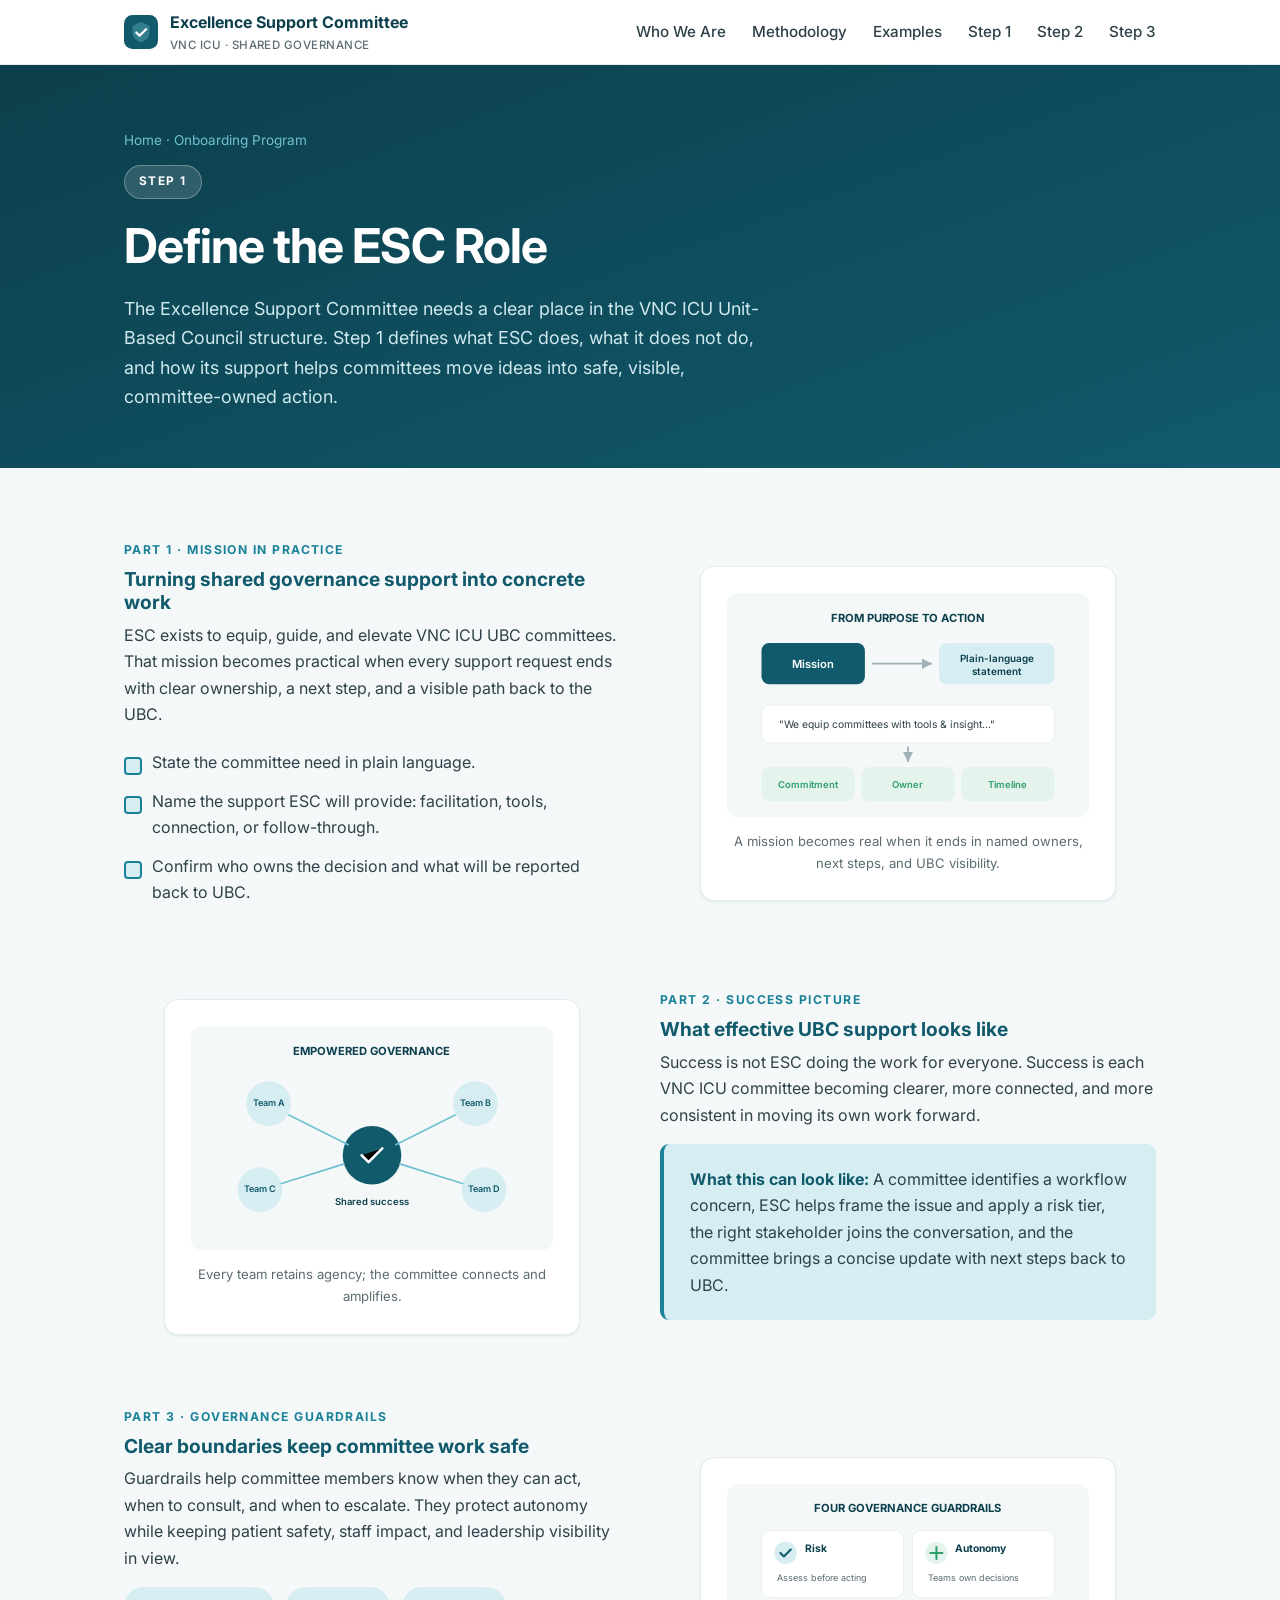
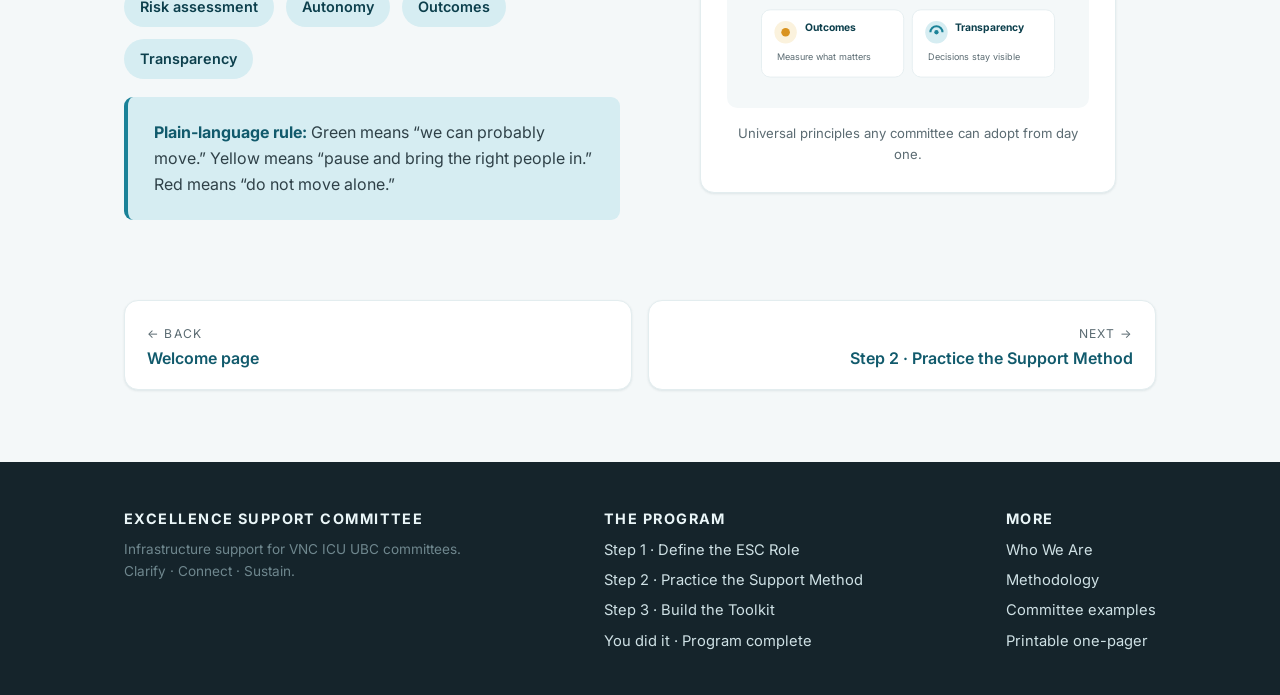
<file: module-1.html>
<!DOCTYPE html>
<html lang="en">
<head>
  <meta charset="UTF-8" />
  <meta name="viewport" content="width=device-width, initial-scale=1.0" />
  <title>Step 1 · Define the ESC Role — Excellence Support Committee</title>
  <meta name="description" content="Step 1: Clarify the Excellence Support Committee mission, role boundaries, and guardrails within the VNC ICU Unit-Based Council structure." />
  <link rel="icon" href="favicon.svg" type="image/svg+xml" />
  <link rel="preconnect" href="https://fonts.googleapis.com" />
  <link rel="preconnect" href="https://fonts.gstatic.com" crossorigin />
  <link href="https://fonts.googleapis.com/css2?family=Inter:wght@400;500;600;700&display=swap" rel="stylesheet" />
  <link rel="stylesheet" href="assets/styles.css" />
</head>
<body>

  <header class="nav">
    <div class="wrap nav-inner">
      <a href="index.html" class="brand">
        <svg class="mark" viewBox="0 0 40 40" fill="none" xmlns="http://www.w3.org/2000/svg" aria-hidden="true">
          <rect width="40" height="40" rx="10" fill="#115a6c"/>
          <path d="M20 8l10 5v7c0 6.2-4.2 10.6-10 12-5.8-1.4-10-5.8-10-12v-7l10-5z" fill="#6fc0cf" opacity=".35"/>
          <path d="M14.5 20.5l3.8 3.8L26 16.8" stroke="#fff" stroke-width="2.6" stroke-linecap="round" stroke-linejoin="round"/>
        </svg>
        <span>Excellence Support Committee<small>VNC ICU · Shared Governance</small></span>
      </a>
      <nav class="nav-links">
        <a href="index.html#mission">Who We Are</a>
        <a href="index.html#approach">Methodology</a>
        <a href="examples.html">Examples</a>
        <a href="module-1.html">Step 1</a>
        <a href="module-2.html">Step 2</a>
        <a href="module-3.html">Step 3</a>
      </nav>
    </div>
  </header>

  <div class="page-head">
    <div class="wrap">
      <p class="crumb"><a href="index.html">Home</a> · Onboarding Program</p>
      <span class="module-badge">Step 1</span>
      <h1>Define the ESC Role</h1>
      <p class="lede">The Excellence Support Committee needs a clear place in the VNC ICU Unit-Based Council structure. Step 1 defines what ESC does, what it does not do, and how its support helps committees move ideas into safe, visible, committee-owned action.</p>
    </div>
  </div>

  <section>
    <div class="wrap">

      <!-- Section 1 -->
      <div class="section-block">
        <div class="text">
          <p class="kicker">Part 1 · Mission in Practice</p>
          <h3>Turning shared governance support into concrete work</h3>
          <p>ESC exists to equip, guide, and elevate VNC ICU UBC committees. That mission becomes practical when every support request ends with clear ownership, a next step, and a visible path back to the UBC.</p>
          <ul class="clean">
            <li>State the committee need in plain language.</li>
            <li>Name the support ESC will provide: facilitation, tools, connection, or follow-through.</li>
            <li>Confirm who owns the decision and what will be reported back to UBC.</li>
          </ul>
        </div>
        <figure class="figure">
          <svg viewBox="0 0 420 260" xmlns="http://www.w3.org/2000/svg" aria-hidden="true">
            <rect width="420" height="260" rx="12" fill="#f4f8f9"/>
            <text x="210" y="34" text-anchor="middle" font-family="Inter, sans-serif" font-size="13" font-weight="700" fill="#0c3f4c">FROM PURPOSE TO ACTION</text>
            <rect x="40" y="58" width="120" height="48" rx="9" fill="#115a6c"/>
            <text x="100" y="87" text-anchor="middle" font-family="Inter, sans-serif" font-size="13" font-weight="600" fill="#fff">Mission</text>
            <path d="M168 82h70" stroke="#9fb0b6" stroke-width="2" marker-end="url(#a1)"/>
            <rect x="246" y="58" width="134" height="48" rx="9" fill="#d6edf2"/>
            <text x="313" y="80" text-anchor="middle" font-family="Inter, sans-serif" font-size="11.5" font-weight="600" fill="#0c3f4c">Plain-language</text>
            <text x="313" y="95" text-anchor="middle" font-family="Inter, sans-serif" font-size="11.5" font-weight="600" fill="#0c3f4c">statement</text>
            <rect x="40" y="130" width="340" height="44" rx="9" fill="#ffffff" stroke="#e3edef"/>
            <text x="60" y="157" font-family="Inter, sans-serif" font-size="12" fill="#2f4148">"We equip committees with tools &amp; insight…"</text>
            <path d="M210 178v18" stroke="#9fb0b6" stroke-width="2" marker-end="url(#a1)"/>
            <rect x="40" y="202" width="108" height="40" rx="9" fill="#e4f4ec"/>
            <text x="94" y="226" text-anchor="middle" font-family="Inter, sans-serif" font-size="11" font-weight="600" fill="#2e9e6b">Commitment</text>
            <rect x="156" y="202" width="108" height="40" rx="9" fill="#e4f4ec"/>
            <text x="210" y="226" text-anchor="middle" font-family="Inter, sans-serif" font-size="11" font-weight="600" fill="#2e9e6b">Owner</text>
            <rect x="272" y="202" width="108" height="40" rx="9" fill="#e4f4ec"/>
            <text x="326" y="226" text-anchor="middle" font-family="Inter, sans-serif" font-size="11" font-weight="600" fill="#2e9e6b">Timeline</text>
            <defs><marker id="a1" markerWidth="8" markerHeight="8" refX="6" refY="3" orient="auto"><path d="M0 0l6 3-6 3z" fill="#9fb0b6"/></marker></defs>
          </svg>
          <figcaption>A mission becomes real when it ends in named owners, next steps, and UBC visibility.</figcaption>
        </figure>
      </div>

      <!-- Section 2 -->
      <div class="section-block rev">
        <div class="text">
          <p class="kicker">Part 2 · Success Picture</p>
          <h3>What effective UBC support looks like</h3>
          <p>Success is not ESC doing the work for everyone. Success is each VNC ICU committee becoming clearer, more connected, and more consistent in moving its own work forward.</p>
          <div class="callout">
            <p><strong>What this can look like:</strong> A committee identifies a workflow concern, ESC helps frame the issue and apply a risk tier, the right stakeholder joins the conversation, and the committee brings a concise update with next steps back to UBC.</p>
          </div>
        </div>
        <figure class="figure">
          <svg viewBox="0 0 420 260" xmlns="http://www.w3.org/2000/svg" aria-hidden="true">
            <rect width="420" height="260" rx="12" fill="#f4f8f9"/>
            <text x="210" y="34" text-anchor="middle" font-family="Inter, sans-serif" font-size="13" font-weight="700" fill="#0c3f4c">EMPOWERED GOVERNANCE</text>
            <circle cx="210" cy="150" r="34" fill="#115a6c"/>
            <path d="M198 150l8 8 16-16" stroke="#fff" stroke-width="3" stroke-linecap="round" stroke-linejoin="round"/>
            <text x="210" y="208" text-anchor="middle" font-family="Inter, sans-serif" font-size="11" font-weight="600" fill="#0c3f4c">Shared success</text>
            <g font-family="Inter, sans-serif" font-size="10.5" font-weight="600" fill="#115a6c">
              <circle cx="90" cy="90" r="26" fill="#d6edf2"/><text x="90" y="93" text-anchor="middle">Team A</text>
              <circle cx="330" cy="90" r="26" fill="#d6edf2"/><text x="330" y="93" text-anchor="middle">Team B</text>
              <circle cx="80" cy="190" r="26" fill="#d6edf2"/><text x="80" y="193" text-anchor="middle">Team C</text>
              <circle cx="340" cy="190" r="26" fill="#d6edf2"/><text x="340" y="193" text-anchor="middle">Team D</text>
            </g>
            <g stroke="#6fc0cf" stroke-width="2">
              <line x1="113" y1="103" x2="183" y2="138"/>
              <line x1="307" y1="103" x2="237" y2="138"/>
              <line x1="104" y1="183" x2="178" y2="160"/>
              <line x1="316" y1="183" x2="242" y2="160"/>
            </g>
          </svg>
          <figcaption>Every team retains agency; the committee connects and amplifies.</figcaption>
        </figure>
      </div>

      <!-- Section 3 -->
      <div class="section-block">
        <div class="text">
          <p class="kicker">Part 3 · Governance Guardrails</p>
          <h3>Clear boundaries keep committee work safe</h3>
          <p>Guardrails help committee members know when they can act, when to consult, and when to escalate. They protect autonomy while keeping patient safety, staff impact, and leadership visibility in view.</p>
          <div class="chips">
            <span class="chip">Risk assessment</span>
            <span class="chip">Autonomy</span>
            <span class="chip">Outcomes</span>
            <span class="chip">Transparency</span>
          </div>
          <div class="callout" style="margin-top:18px;">
            <p><strong>Plain-language rule:</strong> Green means “we can probably move.” Yellow means “pause and bring the right people in.” Red means “do not move alone.”</p>
          </div>
        </div>
        <figure class="figure">
          <svg viewBox="0 0 420 260" xmlns="http://www.w3.org/2000/svg" aria-hidden="true">
            <rect width="420" height="260" rx="12" fill="#f4f8f9"/>
            <text x="210" y="32" text-anchor="middle" font-family="Inter, sans-serif" font-size="13" font-weight="700" fill="#0c3f4c">FOUR GOVERNANCE GUARDRAILS</text>
            <g font-family="Inter, sans-serif">
              <rect x="40" y="54" width="165" height="78" rx="10" fill="#ffffff" stroke="#e3edef"/>
              <circle cx="68" cy="80" r="13" fill="#d6edf2"/><path d="M62 80l4 4 8-8" stroke="#115a6c" stroke-width="2.4" stroke-linecap="round" stroke-linejoin="round" fill="none"/>
              <text x="90" y="79" font-size="12" font-weight="700" fill="#0c3f4c">Risk</text>
              <text x="58" y="112" font-size="10.5" fill="#5b6b72">Assess before acting</text>

              <rect x="215" y="54" width="165" height="78" rx="10" fill="#ffffff" stroke="#e3edef"/>
              <circle cx="243" cy="80" r="13" fill="#e4f4ec"/><path d="M243 73v14M236 80h14" stroke="#2e9e6b" stroke-width="2.4" stroke-linecap="round"/>
              <text x="265" y="79" font-size="12" font-weight="700" fill="#0c3f4c">Autonomy</text>
              <text x="233" y="112" font-size="10.5" fill="#5b6b72">Teams own decisions</text>

              <rect x="40" y="146" width="165" height="78" rx="10" fill="#ffffff" stroke="#e3edef"/>
              <circle cx="68" cy="172" r="13" fill="#fbf2dd"/><circle cx="68" cy="172" r="5" fill="#d99320"/>
              <text x="90" y="171" font-size="12" font-weight="700" fill="#0c3f4c">Outcomes</text>
              <text x="58" y="204" font-size="10.5" fill="#5b6b72">Measure what matters</text>

              <rect x="215" y="146" width="165" height="78" rx="10" fill="#ffffff" stroke="#e3edef"/>
              <circle cx="243" cy="172" r="13" fill="#d6edf2"/><path d="M236 172a7 7 0 0114 0" stroke="#1a8298" stroke-width="2.4" fill="none"/><circle cx="243" cy="172" r="2.5" fill="#1a8298"/>
              <text x="265" y="171" font-size="12" font-weight="700" fill="#0c3f4c">Transparency</text>
              <text x="233" y="204" font-size="10.5" fill="#5b6b72">Decisions stay visible</text>
            </g>
          </svg>
          <figcaption>Universal principles any committee can adopt from day one.</figcaption>
        </figure>
      </div>

      <!-- page nav -->
      <div class="page-nav">
        <a href="index.html"><span class="dir">← Back</span><div class="ttl">Welcome page</div></a>
        <a class="next" href="module-2.html"><span class="dir">Next →</span><div class="ttl">Step 2 · Practice the Support Method</div></a>
      </div>
    </div>
  </section>

  <footer class="footer">
    <div class="wrap">
      <div>
        <h4>Excellence Support Committee</h4>
        <p class="muted">Infrastructure support for VNC ICU UBC committees.<br/>Clarify · Connect · Sustain.</p>
      </div>
      <div>
        <h4>The Program</h4>
        <ul>
          <li><a href="module-1.html">Step 1 · Define the ESC Role</a></li>
          <li><a href="module-2.html">Step 2 · Practice the Support Method</a></li>
          <li><a href="module-3.html">Step 3 · Build the Toolkit</a></li>
          <li><a href="complete.html">You did it · Program complete</a></li>
        </ul>
      </div>
      <div>
        <h4>More</h4>
        <ul>
          <li><a href="index.html#mission">Who We Are</a></li>
          <li><a href="index.html#approach">Methodology</a></li>
          <li><a href="examples.html">Committee examples</a></li>
          <li><a href="one-pager.html">Printable one-pager</a></li>
        </ul>
      </div>
    </div>
  </footer>

</body>
</html>
</file>
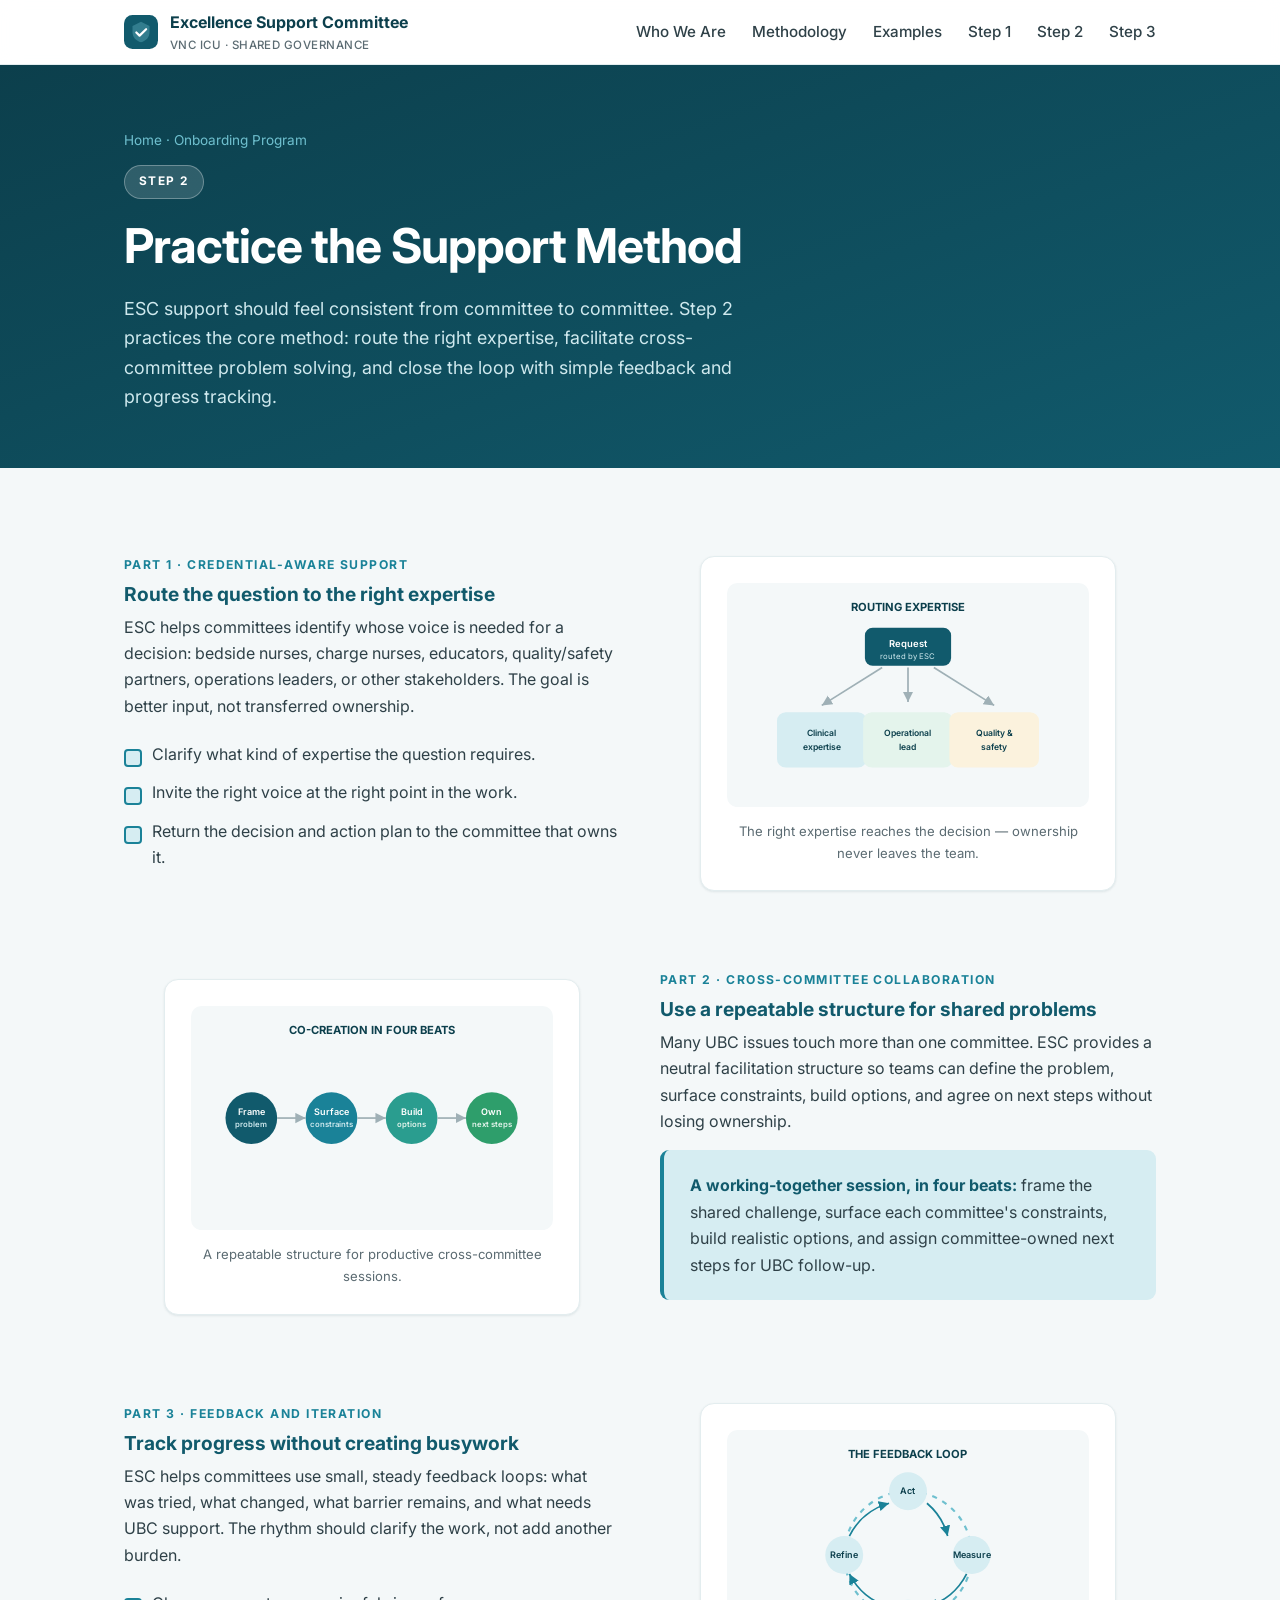
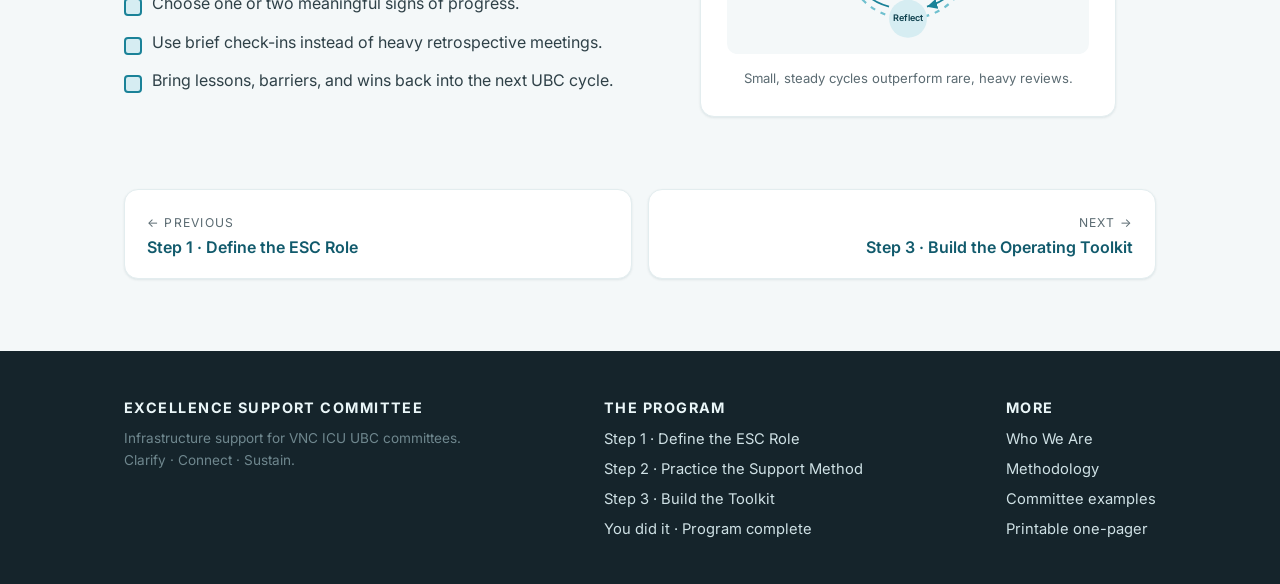
<file: module-2.html>
<!DOCTYPE html>
<html lang="en">
<head>
  <meta charset="UTF-8" />
  <meta name="viewport" content="width=device-width, initial-scale=1.0" />
  <title>Step 2 · Practice the Support Method — Excellence Support Committee</title>
  <meta name="description" content="Step 2: Practice ESC methodology through expertise routing, cross-committee collaboration, and feedback loops for VNC ICU UBC committees." />
  <link rel="icon" href="favicon.svg" type="image/svg+xml" />
  <link rel="preconnect" href="https://fonts.googleapis.com" />
  <link rel="preconnect" href="https://fonts.gstatic.com" crossorigin />
  <link href="https://fonts.googleapis.com/css2?family=Inter:wght@400;500;600;700&display=swap" rel="stylesheet" />
  <link rel="stylesheet" href="assets/styles.css" />
</head>
<body>

  <header class="nav">
    <div class="wrap nav-inner">
      <a href="index.html" class="brand">
        <svg class="mark" viewBox="0 0 40 40" fill="none" xmlns="http://www.w3.org/2000/svg" aria-hidden="true">
          <rect width="40" height="40" rx="10" fill="#115a6c"/>
          <path d="M20 8l10 5v7c0 6.2-4.2 10.6-10 12-5.8-1.4-10-5.8-10-12v-7l10-5z" fill="#6fc0cf" opacity=".35"/>
          <path d="M14.5 20.5l3.8 3.8L26 16.8" stroke="#fff" stroke-width="2.6" stroke-linecap="round" stroke-linejoin="round"/>
        </svg>
        <span>Excellence Support Committee<small>VNC ICU · Shared Governance</small></span>
      </a>
      <nav class="nav-links">
        <a href="index.html#mission">Who We Are</a>
        <a href="index.html#approach">Methodology</a>
        <a href="examples.html">Examples</a>
        <a href="module-1.html">Step 1</a>
        <a href="module-2.html">Step 2</a>
        <a href="module-3.html">Step 3</a>
      </nav>
    </div>
  </header>

  <div class="page-head">
    <div class="wrap">
      <p class="crumb"><a href="index.html">Home</a> · Onboarding Program</p>
      <span class="module-badge">Step 2</span>
      <h1>Practice the Support Method</h1>
      <p class="lede">ESC support should feel consistent from committee to committee. Step 2 practices the core method: route the right expertise, facilitate cross-committee problem solving, and close the loop with simple feedback and progress tracking.</p>
    </div>
  </div>

  <section>
    <div class="wrap">

      <!-- Section 1 -->
      <div class="section-block">
        <div class="text">
          <p class="kicker">Part 1 · Credential-Aware Support</p>
          <h3>Route the question to the right expertise</h3>
          <p>ESC helps committees identify whose voice is needed for a decision: bedside nurses, charge nurses, educators, quality/safety partners, operations leaders, or other stakeholders. The goal is better input, not transferred ownership.</p>
          <ul class="clean">
            <li>Clarify what kind of expertise the question requires.</li>
            <li>Invite the right voice at the right point in the work.</li>
            <li>Return the decision and action plan to the committee that owns it.</li>
          </ul>
        </div>
        <figure class="figure">
          <svg viewBox="0 0 420 260" xmlns="http://www.w3.org/2000/svg" aria-hidden="true">
            <rect width="420" height="260" rx="12" fill="#f4f8f9"/>
            <text x="210" y="32" text-anchor="middle" font-family="Inter, sans-serif" font-size="13" font-weight="700" fill="#0c3f4c">ROUTING EXPERTISE</text>
            <rect x="160" y="52" width="100" height="44" rx="9" fill="#115a6c"/>
            <text x="210" y="74" text-anchor="middle" font-family="Inter, sans-serif" font-size="11" font-weight="600" fill="#fff">Request</text>
            <text x="210" y="88" text-anchor="middle" font-family="Inter, sans-serif" font-size="9" fill="#cfe9ee">routed by ESC</text>
            <g stroke="#9fb0b6" stroke-width="2" fill="none">
              <path d="M180 98l-70 44" marker-end="url(#b1)"/>
              <path d="M210 98v40" marker-end="url(#b1)"/>
              <path d="M240 98l70 44" marker-end="url(#b1)"/>
            </g>
            <g font-family="Inter, sans-serif" font-size="10" font-weight="600">
              <rect x="58" y="150" width="104" height="64" rx="10" fill="#d6edf2"/>
              <text x="110" y="178" text-anchor="middle" fill="#0c3f4c">Clinical</text>
              <text x="110" y="194" text-anchor="middle" fill="#0c3f4c">expertise</text>
              <rect x="158" y="150" width="104" height="64" rx="10" fill="#e4f4ec"/>
              <text x="210" y="178" text-anchor="middle" fill="#0c3f4c">Operational</text>
              <text x="210" y="194" text-anchor="middle" fill="#0c3f4c">lead</text>
              <rect x="258" y="150" width="104" height="64" rx="10" fill="#fbf2dd"/>
              <text x="310" y="178" text-anchor="middle" fill="#0c3f4c">Quality &amp;</text>
              <text x="310" y="194" text-anchor="middle" fill="#0c3f4c">safety</text>
            </g>
            <defs><marker id="b1" markerWidth="8" markerHeight="8" refX="6" refY="3" orient="auto"><path d="M0 0l6 3-6 3z" fill="#9fb0b6"/></marker></defs>
          </svg>
          <figcaption>The right expertise reaches the decision — ownership never leaves the team.</figcaption>
        </figure>
      </div>

      <!-- Section 2 -->
      <div class="section-block rev">
        <div class="text">
          <p class="kicker">Part 2 · Cross-Committee Collaboration</p>
          <h3>Use a repeatable structure for shared problems</h3>
          <p>Many UBC issues touch more than one committee. ESC provides a neutral facilitation structure so teams can define the problem, surface constraints, build options, and agree on next steps without losing ownership.</p>
          <div class="callout">
            <p><strong>A working-together session, in four beats:</strong> frame the shared challenge, surface each committee's constraints, build realistic options, and assign committee-owned next steps for UBC follow-up.</p>
          </div>
        </div>
        <figure class="figure">
          <svg viewBox="0 0 420 260" xmlns="http://www.w3.org/2000/svg" aria-hidden="true">
            <rect width="420" height="260" rx="12" fill="#f4f8f9"/>
            <text x="210" y="32" text-anchor="middle" font-family="Inter, sans-serif" font-size="13" font-weight="700" fill="#0c3f4c">CO-CREATION IN FOUR BEATS</text>
            <g font-family="Inter, sans-serif" font-size="10.5" font-weight="600">
              <circle cx="70" cy="130" r="30" fill="#115a6c"/><text x="70" y="126" text-anchor="middle" fill="#fff">Frame</text><text x="70" y="140" text-anchor="middle" fill="#cfe9ee" font-size="9">problem</text>
              <circle cx="163" cy="130" r="30" fill="#1a8298"/><text x="163" y="126" text-anchor="middle" fill="#fff">Surface</text><text x="163" y="140" text-anchor="middle" fill="#cfe9ee" font-size="9">constraints</text>
              <circle cx="256" cy="130" r="30" fill="#2a9d8f"/><text x="256" y="126" text-anchor="middle" fill="#fff">Build</text><text x="256" y="140" text-anchor="middle" fill="#e4f4ec" font-size="9">options</text>
              <circle cx="349" cy="130" r="30" fill="#2e9e6b"/><text x="349" y="126" text-anchor="middle" fill="#fff">Own</text><text x="349" y="140" text-anchor="middle" fill="#e4f4ec" font-size="9">next steps</text>
            </g>
            <g stroke="#9fb0b6" stroke-width="2" fill="none">
              <path d="M100 130h33" marker-end="url(#b2)"/>
              <path d="M193 130h33" marker-end="url(#b2)"/>
              <path d="M286 130h33" marker-end="url(#b2)"/>
            </g>
            <defs><marker id="b2" markerWidth="8" markerHeight="8" refX="6" refY="3" orient="auto"><path d="M0 0l6 3-6 3z" fill="#9fb0b6"/></marker></defs>
          </svg>
          <figcaption>A repeatable structure for productive cross-committee sessions.</figcaption>
        </figure>
      </div>

      <!-- Section 3 -->
      <div class="section-block">
        <div class="text">
          <p class="kicker">Part 3 · Feedback and Iteration</p>
          <h3>Track progress without creating busywork</h3>
          <p>ESC helps committees use small, steady feedback loops: what was tried, what changed, what barrier remains, and what needs UBC support. The rhythm should clarify the work, not add another burden.</p>
          <ul class="clean">
            <li>Choose one or two meaningful signs of progress.</li>
            <li>Use brief check-ins instead of heavy retrospective meetings.</li>
            <li>Bring lessons, barriers, and wins back into the next UBC cycle.</li>
          </ul>
        </div>
        <figure class="figure">
          <svg viewBox="0 0 420 260" xmlns="http://www.w3.org/2000/svg" aria-hidden="true">
            <rect width="420" height="260" rx="12" fill="#f4f8f9"/>
            <text x="210" y="32" text-anchor="middle" font-family="Inter, sans-serif" font-size="13" font-weight="700" fill="#0c3f4c">THE FEEDBACK LOOP</text>
            <circle cx="210" cy="145" r="74" fill="none" stroke="#6fc0cf" stroke-width="2.5" stroke-dasharray="6 7"/>
            <g font-family="Inter, sans-serif" font-size="10.5" font-weight="600" fill="#0c3f4c">
              <circle cx="210" cy="71" r="22" fill="#d6edf2"/><text x="210" y="74" text-anchor="middle">Act</text>
              <circle cx="284" cy="145" r="22" fill="#d6edf2"/><text x="284" y="148" text-anchor="middle">Measure</text>
              <circle cx="210" cy="219" r="22" fill="#d6edf2"/><text x="210" y="222" text-anchor="middle">Reflect</text>
              <circle cx="136" cy="145" r="22" fill="#d6edf2"/><text x="136" y="148" text-anchor="middle">Refine</text>
            </g>
            <g stroke="#1a8298" stroke-width="2" fill="none">
              <path d="M232 85a74 74 0 0124 38" marker-end="url(#b3)"/>
              <path d="M278 167a74 74 0 01-46 38" marker-end="url(#b3)"/>
              <path d="M188 205a74 74 0 01-46-38" marker-end="url(#b3)"/>
              <path d="M142 123a74 74 0 0146-38" marker-end="url(#b3)"/>
            </g>
            <defs><marker id="b3" markerWidth="8" markerHeight="8" refX="6" refY="3" orient="auto"><path d="M0 0l6 3-6 3z" fill="#1a8298"/></marker></defs>
          </svg>
          <figcaption>Small, steady cycles outperform rare, heavy reviews.</figcaption>
        </figure>
      </div>

      <div class="page-nav">
        <a href="module-1.html"><span class="dir">← Previous</span><div class="ttl">Step 1 · Define the ESC Role</div></a>
        <a class="next" href="module-3.html"><span class="dir">Next →</span><div class="ttl">Step 3 · Build the Operating Toolkit</div></a>
      </div>
    </div>
  </section>

  <footer class="footer">
    <div class="wrap">
      <div>
        <h4>Excellence Support Committee</h4>
        <p class="muted">Infrastructure support for VNC ICU UBC committees.<br/>Clarify · Connect · Sustain.</p>
      </div>
      <div>
        <h4>The Program</h4>
        <ul>
          <li><a href="module-1.html">Step 1 · Define the ESC Role</a></li>
          <li><a href="module-2.html">Step 2 · Practice the Support Method</a></li>
          <li><a href="module-3.html">Step 3 · Build the Toolkit</a></li>
          <li><a href="complete.html">You did it · Program complete</a></li>
        </ul>
      </div>
      <div>
        <h4>More</h4>
        <ul>
          <li><a href="index.html#mission">Who We Are</a></li>
          <li><a href="index.html#approach">Methodology</a></li>
          <li><a href="examples.html">Committee examples</a></li>
          <li><a href="one-pager.html">Printable one-pager</a></li>
        </ul>
      </div>
    </div>
  </footer>

</body>
</html>
</file>
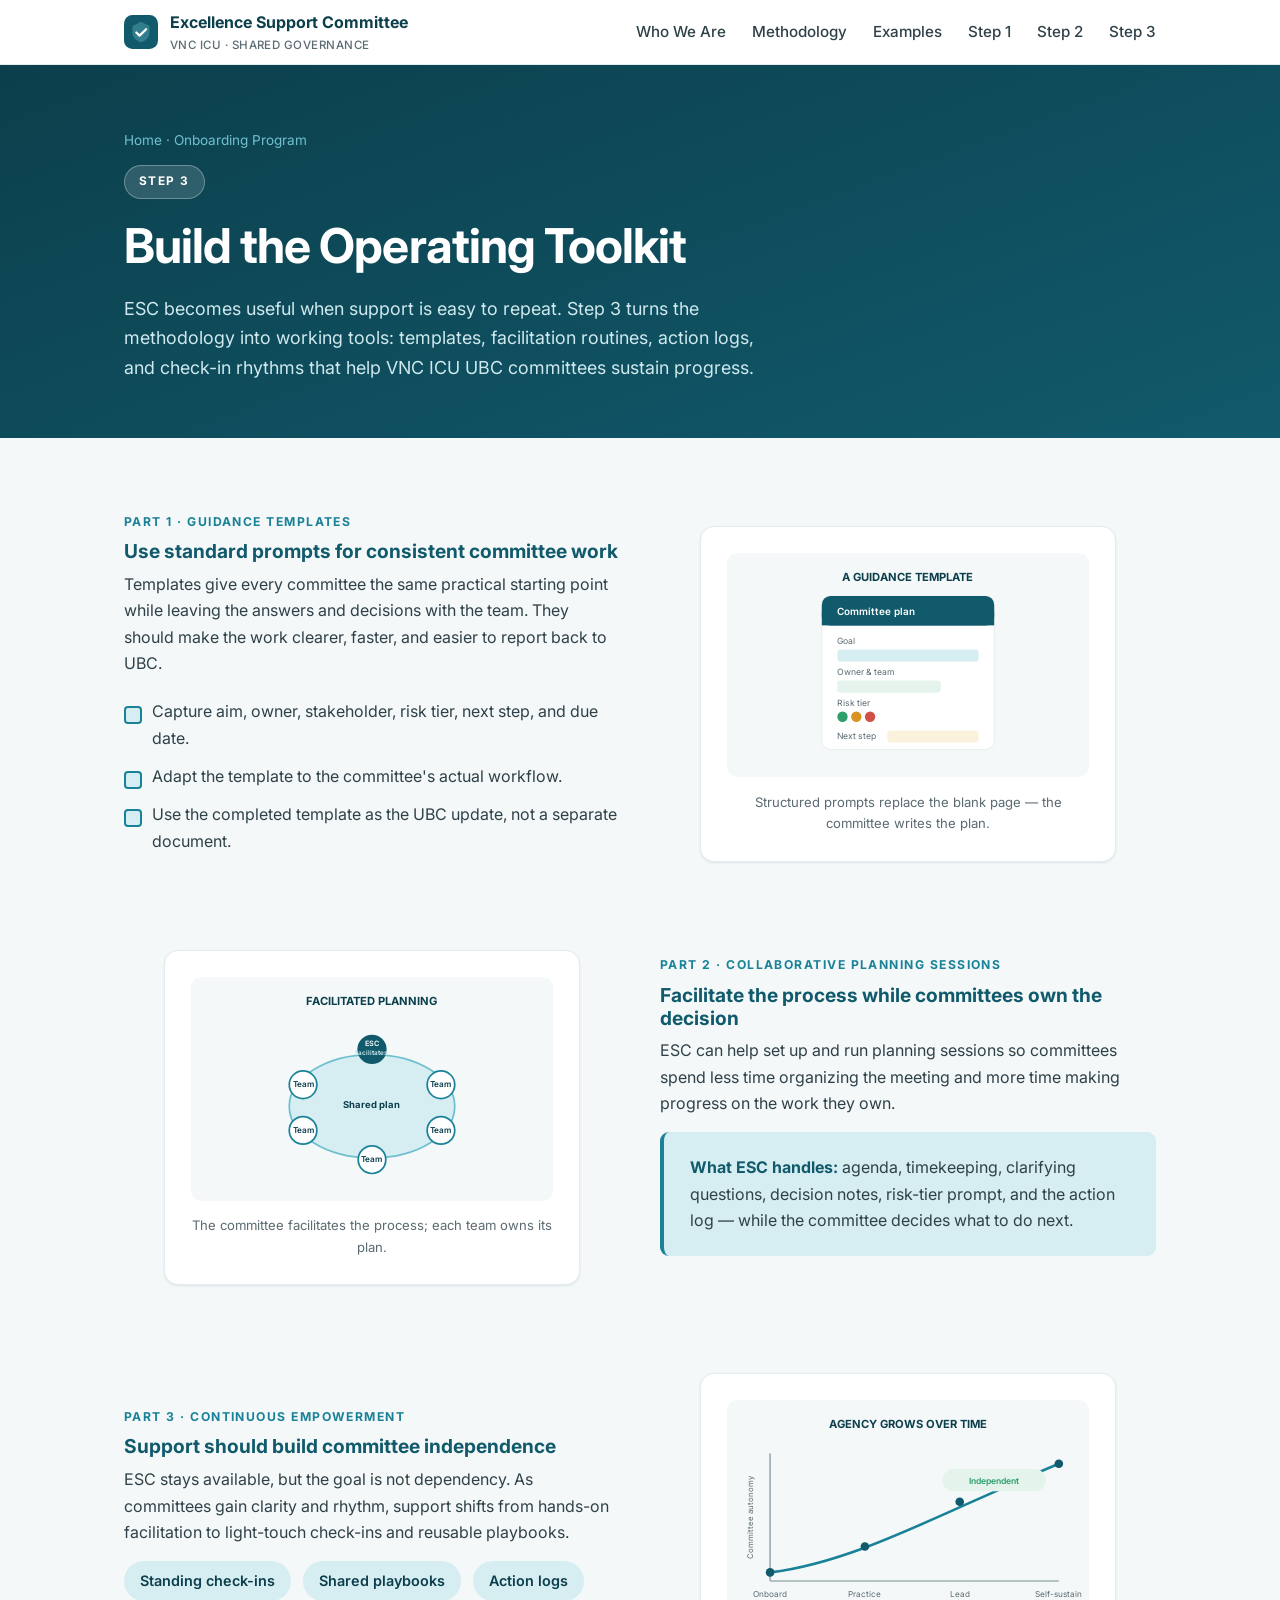
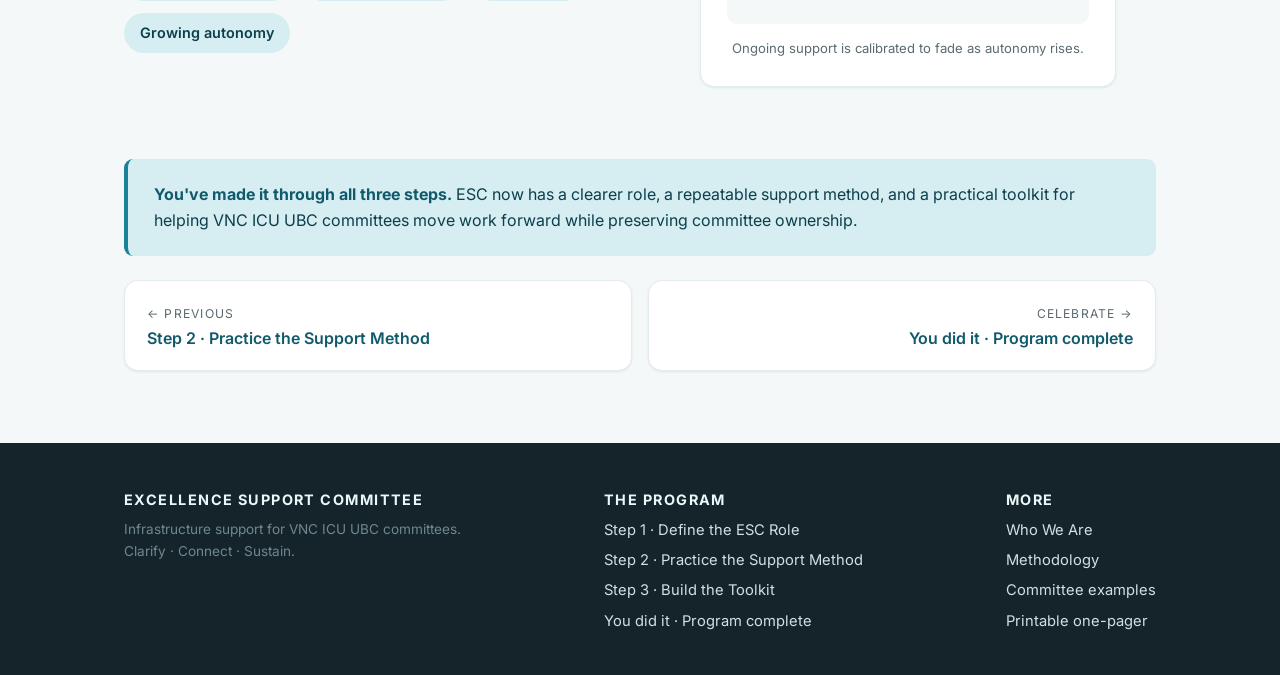
<file: module-3.html>
<!DOCTYPE html>
<html lang="en">
<head>
  <meta charset="UTF-8" />
  <meta name="viewport" content="width=device-width, initial-scale=1.0" />
  <title>Step 3 · Build the Operating Toolkit — Excellence Support Committee</title>
  <meta name="description" content="Step 3: Build ESC templates, facilitation routines, and ongoing support mechanisms for VNC ICU UBC committee work." />
  <link rel="icon" href="favicon.svg" type="image/svg+xml" />
  <link rel="preconnect" href="https://fonts.googleapis.com" />
  <link rel="preconnect" href="https://fonts.gstatic.com" crossorigin />
  <link href="https://fonts.googleapis.com/css2?family=Inter:wght@400;500;600;700&display=swap" rel="stylesheet" />
  <link rel="stylesheet" href="assets/styles.css" />
</head>
<body>

  <header class="nav">
    <div class="wrap nav-inner">
      <a href="index.html" class="brand">
        <svg class="mark" viewBox="0 0 40 40" fill="none" xmlns="http://www.w3.org/2000/svg" aria-hidden="true">
          <rect width="40" height="40" rx="10" fill="#115a6c"/>
          <path d="M20 8l10 5v7c0 6.2-4.2 10.6-10 12-5.8-1.4-10-5.8-10-12v-7l10-5z" fill="#6fc0cf" opacity=".35"/>
          <path d="M14.5 20.5l3.8 3.8L26 16.8" stroke="#fff" stroke-width="2.6" stroke-linecap="round" stroke-linejoin="round"/>
        </svg>
        <span>Excellence Support Committee<small>VNC ICU · Shared Governance</small></span>
      </a>
      <nav class="nav-links">
        <a href="index.html#mission">Who We Are</a>
        <a href="index.html#approach">Methodology</a>
        <a href="examples.html">Examples</a>
        <a href="module-1.html">Step 1</a>
        <a href="module-2.html">Step 2</a>
        <a href="module-3.html">Step 3</a>
      </nav>
    </div>
  </header>

  <div class="page-head">
    <div class="wrap">
      <p class="crumb"><a href="index.html">Home</a> · Onboarding Program</p>
      <span class="module-badge">Step 3</span>
      <h1>Build the Operating Toolkit</h1>
      <p class="lede">ESC becomes useful when support is easy to repeat. Step 3 turns the methodology into working tools: templates, facilitation routines, action logs, and check-in rhythms that help VNC ICU UBC committees sustain progress.</p>
    </div>
  </div>

  <section>
    <div class="wrap">

      <!-- Section 1 -->
      <div class="section-block">
        <div class="text">
          <p class="kicker">Part 1 · Guidance Templates</p>
          <h3>Use standard prompts for consistent committee work</h3>
          <p>Templates give every committee the same practical starting point while leaving the answers and decisions with the team. They should make the work clearer, faster, and easier to report back to UBC.</p>
          <ul class="clean">
            <li>Capture aim, owner, stakeholder, risk tier, next step, and due date.</li>
            <li>Adapt the template to the committee's actual workflow.</li>
            <li>Use the completed template as the UBC update, not a separate document.</li>
          </ul>
        </div>
        <figure class="figure">
          <svg viewBox="0 0 420 260" xmlns="http://www.w3.org/2000/svg" aria-hidden="true">
            <rect width="420" height="260" rx="12" fill="#f4f8f9"/>
            <text x="210" y="32" text-anchor="middle" font-family="Inter, sans-serif" font-size="13" font-weight="700" fill="#0c3f4c">A GUIDANCE TEMPLATE</text>
            <rect x="110" y="50" width="200" height="178" rx="10" fill="#ffffff" stroke="#e3edef"/>
            <rect x="110" y="50" width="200" height="34" rx="10" fill="#115a6c"/>
            <rect x="110" y="68" width="200" height="16" fill="#115a6c"/>
            <text x="128" y="72" font-family="Inter, sans-serif" font-size="11.5" font-weight="600" fill="#fff">Committee plan</text>
            <g font-family="Inter, sans-serif" font-size="10" fill="#5b6b72">
              <text x="128" y="106">Goal</text>
              <rect x="128" y="112" width="164" height="14" rx="4" fill="#d6edf2"/>
              <text x="128" y="142">Owner &amp; team</text>
              <rect x="128" y="148" width="120" height="14" rx="4" fill="#e4f4ec"/>
              <text x="128" y="178">Risk tier</text>
              <circle cx="134" cy="190" r="6" fill="#2e9e6b"/><circle cx="150" cy="190" r="6" fill="#d99320"/><circle cx="166" cy="190" r="6" fill="#cf5145"/>
              <text x="128" y="216">Next step</text>
              <rect x="186" y="206" width="106" height="14" rx="4" fill="#fbf2dd"/>
            </g>
          </svg>
          <figcaption>Structured prompts replace the blank page — the committee writes the plan.</figcaption>
        </figure>
      </div>

      <!-- Section 2 -->
      <div class="section-block rev">
        <div class="text">
          <p class="kicker">Part 2 · Collaborative Planning Sessions</p>
          <h3>Facilitate the process while committees own the decision</h3>
          <p>ESC can help set up and run planning sessions so committees spend less time organizing the meeting and more time making progress on the work they own.</p>
          <div class="callout">
            <p><strong>What ESC handles:</strong> agenda, timekeeping, clarifying questions, decision notes, risk-tier prompt, and the action log — while the committee decides what to do next.</p>
          </div>
        </div>
        <figure class="figure">
          <svg viewBox="0 0 420 260" xmlns="http://www.w3.org/2000/svg" aria-hidden="true">
            <rect width="420" height="260" rx="12" fill="#f4f8f9"/>
            <text x="210" y="32" text-anchor="middle" font-family="Inter, sans-serif" font-size="13" font-weight="700" fill="#0c3f4c">FACILITATED PLANNING</text>
            <ellipse cx="210" cy="150" rx="96" ry="60" fill="#d6edf2"/>
            <ellipse cx="210" cy="150" rx="96" ry="60" fill="none" stroke="#6fc0cf" stroke-width="2"/>
            <g font-family="Inter, sans-serif" font-size="9.5" font-weight="600" fill="#0c3f4c">
              <circle cx="210" cy="84" r="17" fill="#115a6c"/><text x="210" y="80" text-anchor="middle" fill="#fff" font-size="8.5">ESC</text><text x="210" y="91" text-anchor="middle" fill="#cfe9ee" font-size="7.5">facilitates</text>
              <circle cx="290" cy="125" r="16" fill="#fff" stroke="#1a8298" stroke-width="2"/><text x="290" y="128" text-anchor="middle">Team</text>
              <circle cx="290" cy="178" r="16" fill="#fff" stroke="#1a8298" stroke-width="2"/><text x="290" y="181" text-anchor="middle">Team</text>
              <circle cx="210" cy="212" r="16" fill="#fff" stroke="#1a8298" stroke-width="2"/><text x="210" y="215" text-anchor="middle">Team</text>
              <circle cx="130" cy="178" r="16" fill="#fff" stroke="#1a8298" stroke-width="2"/><text x="130" y="181" text-anchor="middle">Team</text>
              <circle cx="130" cy="125" r="16" fill="#fff" stroke="#1a8298" stroke-width="2"/><text x="130" y="128" text-anchor="middle">Team</text>
            </g>
            <text x="210" y="152" text-anchor="middle" font-family="Inter, sans-serif" font-size="11" font-weight="700" fill="#0c3f4c">Shared plan</text>
          </svg>
          <figcaption>The committee facilitates the process; each team owns its plan.</figcaption>
        </figure>
      </div>

      <!-- Section 3 -->
      <div class="section-block">
        <div class="text">
          <p class="kicker">Part 3 · Continuous Empowerment</p>
          <h3>Support should build committee independence</h3>
          <p>ESC stays available, but the goal is not dependency. As committees gain clarity and rhythm, support shifts from hands-on facilitation to light-touch check-ins and reusable playbooks.</p>
          <div class="chips">
            <span class="chip">Standing check-ins</span>
            <span class="chip">Shared playbooks</span>
            <span class="chip">Action logs</span>
            <span class="chip">Growing autonomy</span>
          </div>
        </div>
        <figure class="figure">
          <svg viewBox="0 0 420 260" xmlns="http://www.w3.org/2000/svg" aria-hidden="true">
            <rect width="420" height="260" rx="12" fill="#f4f8f9"/>
            <text x="210" y="32" text-anchor="middle" font-family="Inter, sans-serif" font-size="13" font-weight="700" fill="#0c3f4c">AGENCY GROWS OVER TIME</text>
            <line x1="50" y1="210" x2="385" y2="210" stroke="#9fb0b6" stroke-width="2"/>
            <line x1="50" y1="210" x2="50" y2="62" stroke="#9fb0b6" stroke-width="2"/>
            <text font-family="Inter, sans-serif" font-size="9" fill="#5b6b72" text-anchor="middle" transform="rotate(-90 30 136)" x="30" y="136">Committee autonomy</text>
            <path d="M50 200 C150 188, 250 130, 385 74" fill="none" stroke="#1a8298" stroke-width="3"/>
            <g fill="#115a6c">
              <circle cx="50" cy="200" r="5"/><circle cx="160" cy="170" r="5"/><circle cx="270" cy="118" r="5"/><circle cx="385" cy="74" r="5"/>
            </g>
            <g font-family="Inter, sans-serif" font-size="9.5" fill="#5b6b72" text-anchor="middle">
              <text x="50" y="228">Onboard</text>
              <text x="160" y="228">Practice</text>
              <text x="270" y="228">Lead</text>
              <text x="385" y="228">Self-sustain</text>
            </g>
            <rect x="250" y="80" width="120" height="26" rx="13" fill="#e4f4ec"/>
            <text x="310" y="97" text-anchor="middle" font-family="Inter, sans-serif" font-size="10" font-weight="600" fill="#2e9e6b">Independent</text>
          </svg>
          <figcaption>Ongoing support is calibrated to fade as autonomy rises.</figcaption>
        </figure>
      </div>

      <div class="callout" style="margin-top:8px">
        <p><strong>You've made it through all three steps.</strong> ESC now has a clearer role, a repeatable support method, and a practical toolkit for helping VNC ICU UBC committees move work forward while preserving committee ownership.</p>
      </div>

      <div class="page-nav">
        <a href="module-2.html"><span class="dir">← Previous</span><div class="ttl">Step 2 · Practice the Support Method</div></a>
        <a class="next" href="complete.html"><span class="dir">Celebrate →</span><div class="ttl">You did it · Program complete</div></a>
      </div>
    </div>
  </section>

  <footer class="footer">
    <div class="wrap">
      <div>
        <h4>Excellence Support Committee</h4>
        <p class="muted">Infrastructure support for VNC ICU UBC committees.<br/>Clarify · Connect · Sustain.</p>
      </div>
      <div>
        <h4>The Program</h4>
        <ul>
          <li><a href="module-1.html">Step 1 · Define the ESC Role</a></li>
          <li><a href="module-2.html">Step 2 · Practice the Support Method</a></li>
          <li><a href="module-3.html">Step 3 · Build the Toolkit</a></li>
          <li><a href="complete.html">You did it · Program complete</a></li>
        </ul>
      </div>
      <div>
        <h4>More</h4>
        <ul>
          <li><a href="index.html#mission">Who We Are</a></li>
          <li><a href="index.html#approach">Methodology</a></li>
          <li><a href="examples.html">Committee examples</a></li>
          <li><a href="one-pager.html">Printable one-pager</a></li>
        </ul>
      </div>
    </div>
  </footer>

</body>
</html>
</file>
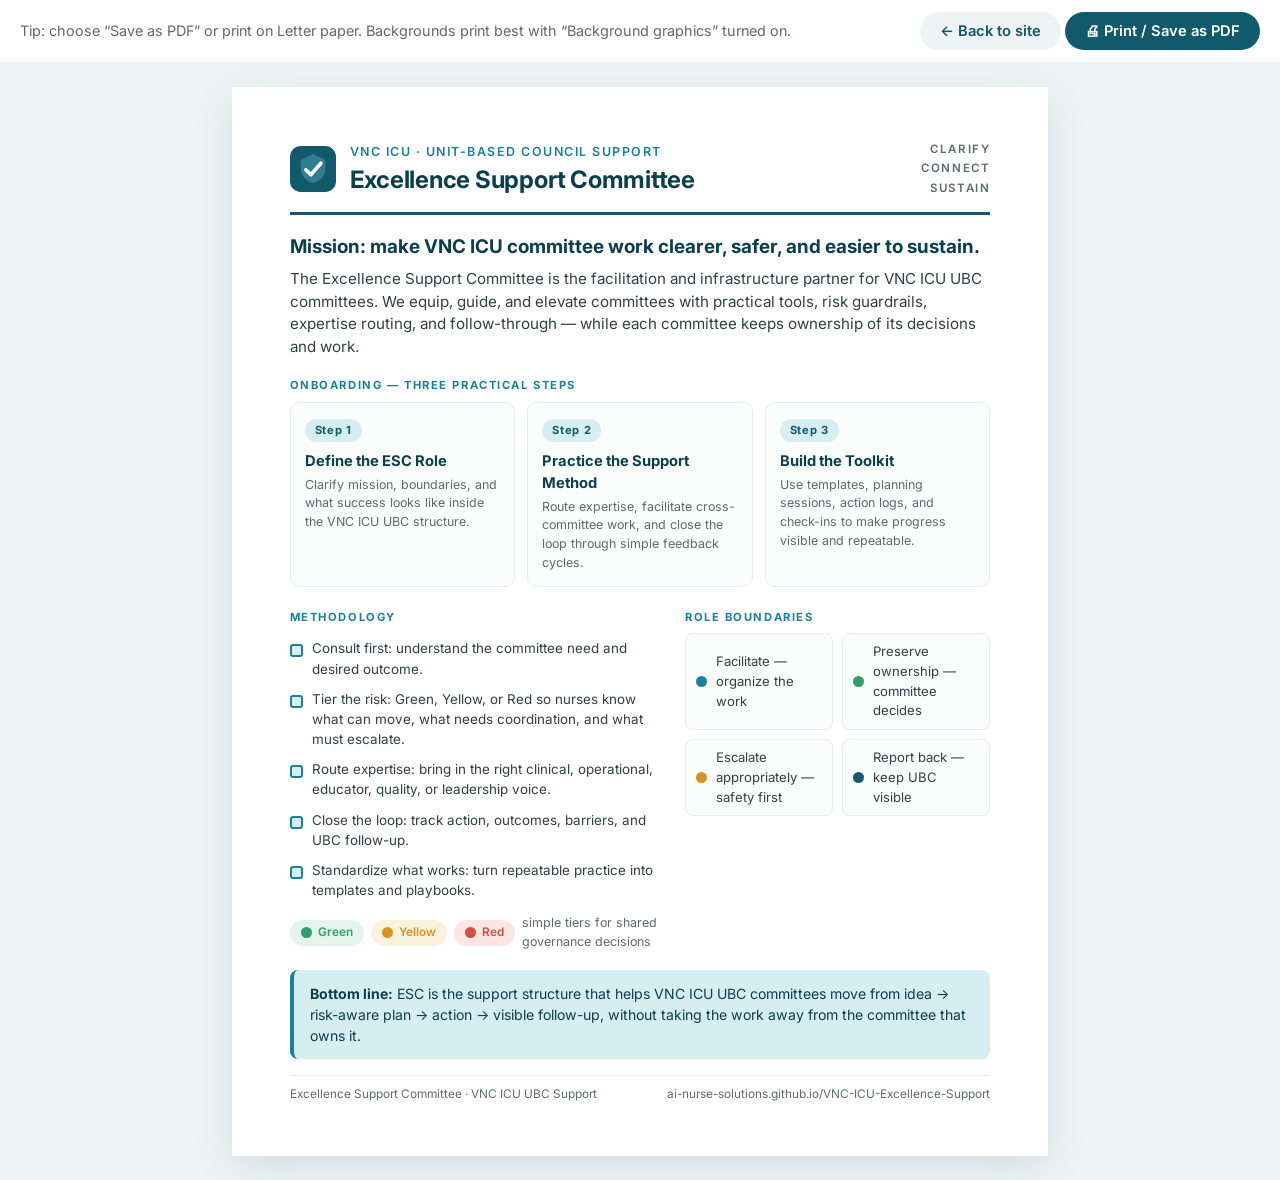
<file: one-pager.html>
<!DOCTYPE html>
<html lang="en">
<head>
  <meta charset="UTF-8" />
  <meta name="viewport" content="width=device-width, initial-scale=1.0" />
  <title>Excellence Support Committee · One-Pager</title>
  <meta name="description" content="A printable one-page role, mission, and methodology summary for the VNC ICU Excellence Support Committee." />
  <link rel="icon" href="favicon.svg" type="image/svg+xml" />
  <link rel="preconnect" href="https://fonts.googleapis.com" />
  <link rel="preconnect" href="https://fonts.gstatic.com" crossorigin />
  <link href="https://fonts.googleapis.com/css2?family=Inter:wght@400;500;600;700&display=swap" rel="stylesheet" />
  <style>
    :root{
      --teal-900:#0c3f4c; --teal-700:#115a6c; --teal-500:#1a8298; --teal-100:#d6edf2;
      --slate-700:#2f4148; --slate-500:#5b6b72; --line:#e3edef;
      --green:#2e9e6b; --amber:#d99320; --red:#cf5145;
      --font:"Inter",-apple-system,BlinkMacSystemFont,"Segoe UI",Roboto,Helvetica,Arial,sans-serif;
    }
    *{box-sizing:border-box;}
    body{margin:0;font-family:var(--font);color:var(--slate-700);background:#eef4f5;line-height:1.5;-webkit-font-smoothing:antialiased;}

    /* Toolbar (screen only) */
    .toolbar{position:sticky;top:0;background:#fff;border-bottom:1px solid var(--line);padding:12px 20px;display:flex;justify-content:space-between;align-items:center;gap:12px;flex-wrap:wrap;}
    .toolbar span{color:var(--slate-500);font-size:.9rem;}
    .toolbar a, .btn-print{font-family:var(--font);cursor:pointer;border:none;border-radius:999px;padding:10px 20px;font-weight:600;font-size:.92rem;text-decoration:none;}
    .btn-print{background:var(--teal-700);color:#fff;}
    .btn-print:hover{background:var(--teal-900);}
    .toolbar a.back{background:#eef4f5;color:var(--teal-700);}

    /* Sheet */
    .sheet{width:8.5in;min-height:11in;margin:24px auto;background:#fff;padding:0.55in 0.6in;box-shadow:0 10px 40px rgba(12,63,76,.12);}
    .head{display:flex;align-items:center;gap:14px;border-bottom:3px solid var(--teal-700);padding-bottom:14px;}
    .head .mark{width:46px;height:46px;flex:none;}
    .head h1{margin:0;font-size:1.5rem;color:var(--teal-900);letter-spacing:-.01em;}
    .head .sub{font-size:.78rem;letter-spacing:.12em;text-transform:uppercase;color:var(--teal-500);font-weight:600;margin-top:3px;}
    .tagline{text-align:right;margin-left:auto;font-size:.72rem;letter-spacing:.14em;text-transform:uppercase;color:var(--slate-500);font-weight:600;line-height:1.7;}

    h2.lead{color:var(--teal-900);font-size:1.18rem;margin:18px 0 6px;}
    .promise{color:var(--slate-700);font-size:.95rem;margin:0 0 4px;}

    .sec-tag{font-size:.7rem;letter-spacing:.14em;text-transform:uppercase;color:var(--teal-500);font-weight:700;margin:18px 0 8px;}

    .steps{display:grid;grid-template-columns:1fr 1fr 1fr;gap:12px;}
    .step{border:1px solid var(--line);border-radius:10px;padding:13px 14px;background:#fbfdfd;}
    .step .n{display:inline-block;background:var(--teal-100);color:var(--teal-700);font-weight:700;font-size:.7rem;border-radius:999px;padding:3px 10px;letter-spacing:.06em;}
    .step h3{margin:8px 0 4px;font-size:.92rem;color:var(--teal-900);}
    .step p{margin:0;font-size:.78rem;color:var(--slate-500);}

    .twocol{display:grid;grid-template-columns:1.1fr .9fr;gap:22px;margin-top:4px;}
    ul.help{list-style:none;padding:0;margin:6px 0 0;}
    ul.help li{position:relative;padding:5px 0 5px 22px;font-size:.84rem;color:var(--slate-700);}
    ul.help li::before{content:"";position:absolute;left:0;top:11px;width:9px;height:9px;border-radius:3px;background:var(--teal-100);border:2px solid var(--teal-500);}

    .guardrails{display:grid;grid-template-columns:1fr 1fr;gap:9px;margin-top:6px;}
    .gr{display:flex;align-items:center;gap:9px;font-size:.82rem;color:var(--slate-700);background:#fbfdfd;border:1px solid var(--line);border-radius:8px;padding:8px 10px;}
    .dot{width:11px;height:11px;border-radius:50%;flex:none;}
    .tiers{display:flex;gap:7px;align-items:center;margin-top:9px;font-size:.78rem;color:var(--slate-500);}
    .pill{display:inline-flex;align-items:center;gap:6px;border-radius:999px;padding:4px 11px;font-weight:600;font-size:.74rem;}

    .closing{margin-top:18px;background:var(--teal-100);border-left:4px solid var(--teal-500);border-radius:8px;padding:13px 16px;}
    .closing p{margin:0;color:var(--teal-900);font-size:.88rem;}
    .foot{margin-top:16px;border-top:1px solid var(--line);padding-top:10px;display:flex;justify-content:space-between;font-size:.74rem;color:var(--slate-500);flex-wrap:wrap;gap:6px;}

    @media print{
      @page{size:Letter;margin:0;}
      body{background:#fff;}
      .toolbar{display:none;}
      .sheet{box-shadow:none;margin:0;width:auto;min-height:auto;padding:0.5in 0.55in;}
    }
    @media(max-width:700px){
      .sheet{width:auto;padding:24px 18px;}
      .steps,.guardrails{grid-template-columns:1fr;}
      .twocol{grid-template-columns:1fr;}
    }
  </style>
</head>
<body>

  <div class="toolbar">
    <span>Tip: choose “Save as PDF” or print on Letter paper. Backgrounds print best with “Background graphics” turned on.</span>
    <div>
      <a class="back" href="index.html">← Back to site</a>
      <button class="btn-print" onclick="window.print()">🖨 Print / Save as PDF</button>
    </div>
  </div>

  <div class="sheet">
    <div class="head">
      <svg class="mark" viewBox="0 0 64 64" xmlns="http://www.w3.org/2000/svg" aria-hidden="true">
        <rect width="64" height="64" rx="15" fill="#115a6c"/>
        <path d="M32 11l17 8v12c0 10.6-7.2 18.2-17 20.6C22.2 49.2 15 41.6 15 31V19l17-8z" fill="#6fc0cf" opacity=".35"/>
        <path d="M22 33l7 7 14-16" fill="none" stroke="#fff" stroke-width="5" stroke-linecap="round" stroke-linejoin="round"/>
      </svg>
      <div>
        <div class="sub">VNC ICU · Unit-Based Council Support</div>
        <h1>Excellence Support Committee</h1>
      </div>
      <div class="tagline">Clarify<br/>Connect<br/>Sustain</div>
    </div>

    <h2 class="lead">Mission: make VNC ICU committee work clearer, safer, and easier to sustain.</h2>
    <p class="promise">The Excellence Support Committee is the facilitation and infrastructure partner for VNC ICU UBC committees. We equip, guide, and elevate committees with practical tools, risk guardrails, expertise routing, and follow-through — while each committee keeps ownership of its decisions and work.</p>

    <div class="sec-tag">Onboarding — three practical steps</div>
    <div class="steps">
      <div class="step">
        <span class="n">Step 1</span>
        <h3>Define the ESC Role</h3>
        <p>Clarify mission, boundaries, and what success looks like inside the VNC ICU UBC structure.</p>
      </div>
      <div class="step">
        <span class="n">Step 2</span>
        <h3>Practice the Support Method</h3>
        <p>Route expertise, facilitate cross-committee work, and close the loop through simple feedback cycles.</p>
      </div>
      <div class="step">
        <span class="n">Step 3</span>
        <h3>Build the Toolkit</h3>
        <p>Use templates, planning sessions, action logs, and check-ins to make progress visible and repeatable.</p>
      </div>
    </div>

    <div class="twocol">
      <div>
        <div class="sec-tag">Methodology</div>
        <ul class="help">
          <li>Consult first: understand the committee need and desired outcome.</li>
          <li>Tier the risk: Green, Yellow, or Red so nurses know what can move, what needs coordination, and what must escalate.</li>
          <li>Route expertise: bring in the right clinical, operational, educator, quality, or leadership voice.</li>
          <li>Close the loop: track action, outcomes, barriers, and UBC follow-up.</li>
          <li>Standardize what works: turn repeatable practice into templates and playbooks.</li>
        </ul>
        <div class="tiers">
          <span class="pill" style="background:#e4f4ec;color:#2e9e6b;"><span class="dot" style="background:#2e9e6b;"></span>Green</span>
          <span class="pill" style="background:#fbf2dd;color:#d99320;"><span class="dot" style="background:#d99320;"></span>Yellow</span>
          <span class="pill" style="background:#fae6e3;color:#cf5145;"><span class="dot" style="background:#cf5145;"></span>Red</span>
          <span>simple tiers for shared governance decisions</span>
        </div>
      </div>
      <div>
        <div class="sec-tag">Role boundaries</div>
        <div class="guardrails">
          <div class="gr"><span class="dot" style="background:#1a8298;"></span>Facilitate — organize the work</div>
          <div class="gr"><span class="dot" style="background:#2e9e6b;"></span>Preserve ownership — committee decides</div>
          <div class="gr"><span class="dot" style="background:#d99320;"></span>Escalate appropriately — safety first</div>
          <div class="gr"><span class="dot" style="background:#115a6c;"></span>Report back — keep UBC visible</div>
        </div>
      </div>
    </div>

    <div class="closing">
      <p><strong>Bottom line:</strong> ESC is the support structure that helps VNC ICU UBC committees move from idea → risk-aware plan → action → visible follow-up, without taking the work away from the committee that owns it.</p>
    </div>

    <div class="foot">
      <span>Excellence Support Committee · VNC ICU UBC Support</span>
      <span>ai-nurse-solutions.github.io/VNC-ICU-Excellence-Support</span>
    </div>
  </div>

</body>
</html>
</file>
<file: assets/styles.css>
/* ====================================================================
   Excellence Support Committee — VNC ICU
   Clinical & calm design system
   ==================================================================== */

:root {
  --teal-900: #0c3f4c;
  --teal-700: #115a6c;
  --teal-500: #1a8298;
  --teal-300: #6fc0cf;
  --teal-100: #d6edf2;
  --slate-900: #15242b;
  --slate-700: #2f4148;
  --slate-500: #5b6b72;
  --slate-300: #9fb0b6;
  --mist: #f4f8f9;
  --paper: #ffffff;
  --line: #e3edef;
  --green: #2e9e6b;
  --green-bg: #e4f4ec;
  --amber: #d99320;
  --amber-bg: #fbf2dd;
  --red: #cf5145;
  --red-bg: #fae6e3;
  --shadow-sm: 0 1px 3px rgba(12, 63, 76, 0.06), 0 1px 2px rgba(12, 63, 76, 0.04);
  --shadow-md: 0 10px 30px rgba(12, 63, 76, 0.08);
  --radius: 14px;
  --radius-sm: 9px;
  --maxw: 1080px;
  --font: "Inter", -apple-system, BlinkMacSystemFont, "Segoe UI", Roboto, Helvetica, Arial, sans-serif;
}

* { box-sizing: border-box; }

html { scroll-behavior: smooth; }

body {
  margin: 0;
  font-family: var(--font);
  color: var(--slate-900);
  background: var(--mist);
  line-height: 1.65;
  -webkit-font-smoothing: antialiased;
}

h1, h2, h3, h4 { line-height: 1.2; color: var(--teal-900); margin: 0 0 .4em; font-weight: 700; }
h1 { font-size: clamp(2rem, 4vw, 3rem); letter-spacing: -0.02em; }
h2 { font-size: clamp(1.5rem, 2.6vw, 2.1rem); letter-spacing: -0.01em; }
h3 { font-size: 1.2rem; }
p { margin: 0 0 1rem; }
a { color: var(--teal-700); text-decoration: none; }
a:hover { text-decoration: underline; }

.wrap { max-width: var(--maxw); margin: 0 auto; padding: 0 24px; }

/* ---------- Navigation ---------- */
.nav {
  position: sticky; top: 0; z-index: 50;
  background: rgba(255,255,255,0.92);
  backdrop-filter: blur(10px);
  border-bottom: 1px solid var(--line);
}
.nav-inner { display: flex; align-items: center; justify-content: space-between; height: 64px; }
.brand { display: flex; align-items: center; gap: 12px; font-weight: 700; color: var(--teal-900); }
.brand:hover { text-decoration: none; }
.brand .mark { width: 34px; height: 34px; flex: none; }
.brand small { display: block; font-weight: 500; font-size: .72rem; color: var(--slate-500); letter-spacing: .04em; text-transform: uppercase; }
.nav-links { display: flex; gap: 26px; align-items: center; }
.nav-links a { color: var(--slate-700); font-weight: 500; font-size: .95rem; }
.nav-links a:hover { color: var(--teal-700); text-decoration: none; }
.nav-toggle { display: none; }

/* ---------- Hero ---------- */
.hero {
  background: linear-gradient(160deg, var(--teal-900) 0%, var(--teal-700) 55%, var(--teal-500) 120%);
  color: #eaf6f8; padding: 88px 0 96px; position: relative; overflow: hidden;
}
.hero h1 { color: #fff; }
.hero .lede { font-size: 1.2rem; max-width: 620px; color: #cfe9ee; }
.hero .eyebrow { text-transform: uppercase; letter-spacing: .16em; font-size: .78rem; font-weight: 600; color: var(--teal-300); margin-bottom: 18px; }
.hero-art { position: absolute; right: -40px; bottom: -40px; width: 460px; max-width: 50%; opacity: .9; pointer-events: none; }
.hero .btn-row { margin-top: 30px; display: flex; gap: 14px; flex-wrap: wrap; }

.btn {
  display: inline-flex; align-items: center; gap: 8px;
  padding: 12px 22px; border-radius: 999px; font-weight: 600; font-size: .98rem;
  transition: transform .15s ease, box-shadow .15s ease, background .15s ease;
}
.btn-primary { background: #fff; color: var(--teal-900); }
.btn-primary:hover { text-decoration: none; transform: translateY(-2px); box-shadow: var(--shadow-md); }
.btn-ghost { background: rgba(255,255,255,0.12); color: #fff; border: 1px solid rgba(255,255,255,0.4); }
.btn-ghost:hover { text-decoration: none; background: rgba(255,255,255,0.2); }
.btn-teal { background: var(--teal-700); color: #fff; }
.btn-teal:hover { text-decoration: none; background: var(--teal-900); transform: translateY(-2px); box-shadow: var(--shadow-md); }

/* ---------- Sections ---------- */
section { padding: 72px 0; }
.section-tag { text-transform: uppercase; letter-spacing: .14em; font-size: .76rem; font-weight: 700; color: var(--teal-500); margin-bottom: 12px; }
.section-intro { max-width: 680px; margin-bottom: 44px; }
.section-intro p { color: var(--slate-700); font-size: 1.08rem; }

.alt { background: var(--paper); border-top: 1px solid var(--line); border-bottom: 1px solid var(--line); }

/* ---------- Two-column mission/vision ---------- */
.duo { display: grid; grid-template-columns: 1fr 1fr; gap: 26px; }
.pillar {
  background: var(--paper); border: 1px solid var(--line); border-radius: var(--radius);
  padding: 34px; box-shadow: var(--shadow-sm);
}
.pillar .ic { width: 46px; height: 46px; margin-bottom: 16px; }
.pillar h3 { color: var(--teal-700); font-size: 1.05rem; text-transform: uppercase; letter-spacing: .08em; }
.pillar p { color: var(--slate-700); margin-bottom: 0; }


.role-strip {
  display: grid; grid-template-columns: repeat(auto-fit, minmax(240px, 1fr)); gap: 18px; margin-top: 28px;
}
.role-card {
  background: var(--paper); border: 1px solid var(--line); border-radius: var(--radius); padding: 24px; box-shadow: var(--shadow-sm);
}
.role-card h3 { color: var(--teal-700); font-size: .95rem; text-transform: uppercase; letter-spacing: .08em; margin-bottom: 8px; }
.role-card p { color: var(--slate-700); margin: 0; font-size: .95rem; }

/* ---------- Methodology grid ---------- */
.grid-5 { display: grid; grid-template-columns: repeat(auto-fit, minmax(190px, 1fr)); gap: 20px; }
.method {
  background: var(--paper); border: 1px solid var(--line); border-radius: var(--radius);
  padding: 26px; box-shadow: var(--shadow-sm); position: relative;
  transition: transform .15s ease, box-shadow .15s ease;
}
.method:hover { transform: translateY(-4px); box-shadow: var(--shadow-md); }
.method .num { font-size: .8rem; font-weight: 700; color: var(--teal-300); letter-spacing: .1em; }
.method h3 { font-size: 1.04rem; margin: 8px 0 8px; }
.method p { font-size: .92rem; color: var(--slate-500); margin: 0; }
.method .ic { width: 38px; height: 38px; margin-bottom: 14px; }

/* ---------- Module cards ---------- */
.modules { display: grid; grid-template-columns: repeat(auto-fit, minmax(280px, 1fr)); gap: 24px; }
.mod-card {
  display: flex; flex-direction: column;
  background: var(--paper); border: 1px solid var(--line); border-radius: var(--radius);
  overflow: hidden; box-shadow: var(--shadow-sm);
  transition: transform .15s ease, box-shadow .15s ease;
}
.mod-card:hover { transform: translateY(-5px); box-shadow: var(--shadow-md); text-decoration: none; }
.mod-card .cap { padding: 26px; height: 150px; display: flex; align-items: flex-end; }
.mod-card .cap.c1 { background: linear-gradient(140deg, #115a6c, #1a8298); }
.mod-card .cap.c2 { background: linear-gradient(140deg, #0c3f4c, #2a9d8f); }
.mod-card .cap.c3 { background: linear-gradient(140deg, #1a8298, #6fc0cf); }
.mod-card .cap .badge { background: rgba(255,255,255,0.2); color: #fff; font-size: .72rem; font-weight: 700; letter-spacing: .12em; text-transform: uppercase; padding: 5px 12px; border-radius: 999px; }
.mod-card .body { padding: 24px; flex: 1; display: flex; flex-direction: column; }
.mod-card h3 { color: var(--teal-900); }
.mod-card p { color: var(--slate-500); font-size: .95rem; flex: 1; }
.mod-card .more { color: var(--teal-700); font-weight: 600; font-size: .92rem; margin-top: 8px; }

/* ---------- Module detail page ---------- */
.page-head {
  background: linear-gradient(160deg, var(--teal-900), var(--teal-700));
  color: #eaf6f8; padding: 64px 0 56px;
}
.page-head .crumb { font-size: .85rem; color: var(--teal-300); margin-bottom: 14px; }
.page-head .crumb a { color: var(--teal-300); }
.page-head h1 { color: #fff; }
.page-head .lede { color: #cfe9ee; font-size: 1.12rem; max-width: 640px; margin-bottom: 0; }
.module-badge { display: inline-block; background: rgba(255,255,255,0.14); border: 1px solid rgba(255,255,255,0.3); color: #fff; font-size: .74rem; font-weight: 700; letter-spacing: .12em; text-transform: uppercase; padding: 6px 14px; border-radius: 999px; margin-bottom: 18px; }

.section-block { display: grid; grid-template-columns: 1fr 1fr; gap: 40px; align-items: center; margin-bottom: 56px; }
.section-block.rev .text { order: 2; }
.section-block .text h3 { color: var(--teal-700); }
.section-block .text .kicker { font-size: .76rem; font-weight: 700; letter-spacing: .12em; text-transform: uppercase; color: var(--teal-500); margin-bottom: 8px; }
.section-block .text p { color: var(--slate-700); }
.figure { background: var(--paper); border: 1px solid var(--line); border-radius: var(--radius); padding: 26px; box-shadow: var(--shadow-sm); }
.figure svg { width: 100%; height: auto; display: block; }
.figure figcaption { text-align: center; font-size: .82rem; color: var(--slate-500); margin-top: 14px; }

ul.clean { list-style: none; padding: 0; margin: 0 0 1rem; }
ul.clean li { position: relative; padding: 6px 0 6px 28px; color: var(--slate-700); }
ul.clean li::before { content: ""; position: absolute; left: 0; top: 14px; width: 14px; height: 14px; border-radius: 4px; background: var(--teal-100); border: 2px solid var(--teal-500); }

/* ---------- Page nav (prev/next) ---------- */
.page-nav { display: flex; justify-content: space-between; gap: 16px; flex-wrap: wrap; margin-top: 20px; }
.page-nav a {
  flex: 1; min-width: 220px; background: var(--paper); border: 1px solid var(--line); border-radius: var(--radius);
  padding: 18px 22px; box-shadow: var(--shadow-sm);
}
.page-nav a:hover { text-decoration: none; border-color: var(--teal-300); }
.page-nav .dir { font-size: .76rem; text-transform: uppercase; letter-spacing: .1em; color: var(--slate-500); }
.page-nav .ttl { color: var(--teal-700); font-weight: 600; }
.page-nav a.next { text-align: right; }

/* ---------- Callout ---------- */
.callout {
  background: var(--teal-100); border-left: 4px solid var(--teal-500); border-radius: var(--radius-sm);
  padding: 22px 26px; margin: 0 0 24px;
}
.callout p { margin: 0; color: var(--teal-900); }
.callout strong { color: var(--teal-700); }

/* ---------- Steps / guardrails ---------- */
.chips { display: flex; flex-wrap: wrap; gap: 12px; margin: 8px 0 0; }
.chip { background: var(--teal-100); color: var(--teal-900); border-radius: 999px; padding: 8px 16px; font-size: .9rem; font-weight: 600; }

/* ---------- Committee examples page ---------- */
.tier-grid { display: grid; grid-template-columns: repeat(auto-fit, minmax(260px, 1fr)); gap: 18px; }
.tier-card, .example-card, .tool-card {
  background: var(--paper); border: 1px solid var(--line); border-radius: var(--radius);
  padding: 24px; box-shadow: var(--shadow-sm);
}
.tier-card h3, .tool-card h3 { color: var(--teal-700); font-size: 1rem; }
.tier-card p, .tier-card strong, .tool-card p { color: var(--slate-700); font-size: .94rem; }
.green-tier { border-top: 5px solid var(--green); }
.amber-tier { border-top: 5px solid var(--amber); }
.red-tier { border-top: 5px solid var(--red); }
.example-list { display: grid; gap: 22px; }
.example-card h3 { color: var(--teal-900); font-size: 1.35rem; margin-bottom: 6px; }
.example-card .note { display: inline-block; background: var(--teal-100); color: var(--teal-900); border-radius: 999px; padding: 4px 12px; font-size: .82rem; font-weight: 600; margin-bottom: 14px; }
.example-card dl { display: grid; grid-template-columns: 180px 1fr; gap: 10px 18px; margin: 16px 0 0; }
.example-card dt { color: var(--teal-700); font-weight: 700; }
.example-card dd { margin: 0; color: var(--slate-700); }
.tool-grid { display: grid; grid-template-columns: repeat(auto-fit, minmax(240px, 1fr)); gap: 18px; }

/* ---------- CTA band ---------- */
.cta-band { background: var(--teal-900); color: #eaf6f8; text-align: center; }
.cta-band h2 { color: #fff; }
.cta-band p { color: #bfe0e6; max-width: 560px; margin: 0 auto 26px; }

/* ---------- Footer ---------- */
.footer { background: var(--slate-900); color: #9fb6bd; padding: 48px 0 36px; }
.footer .wrap { display: flex; justify-content: space-between; gap: 24px; flex-wrap: wrap; }
.footer a { color: #cfe1e5; }
.footer .muted { font-size: .85rem; color: #6f878e; }
.footer h4 { color: #eaf6f8; font-size: .9rem; text-transform: uppercase; letter-spacing: .1em; margin-bottom: 10px; }
.footer ul { list-style: none; padding: 0; margin: 0; }
.footer ul li { margin-bottom: 6px; font-size: .92rem; }

/* ---------- Responsive ---------- */
@media (max-width: 760px) {
  .duo, .section-block { grid-template-columns: 1fr; }
  .section-block.rev .text { order: 0; }
  .nav-links { display: none; }
  .hero-art { display: none; }
  .example-card dl { grid-template-columns: 1fr; gap: 4px; }
  .example-card dd { margin-bottom: 12px; }
  section { padding: 52px 0; }
}
</file>
